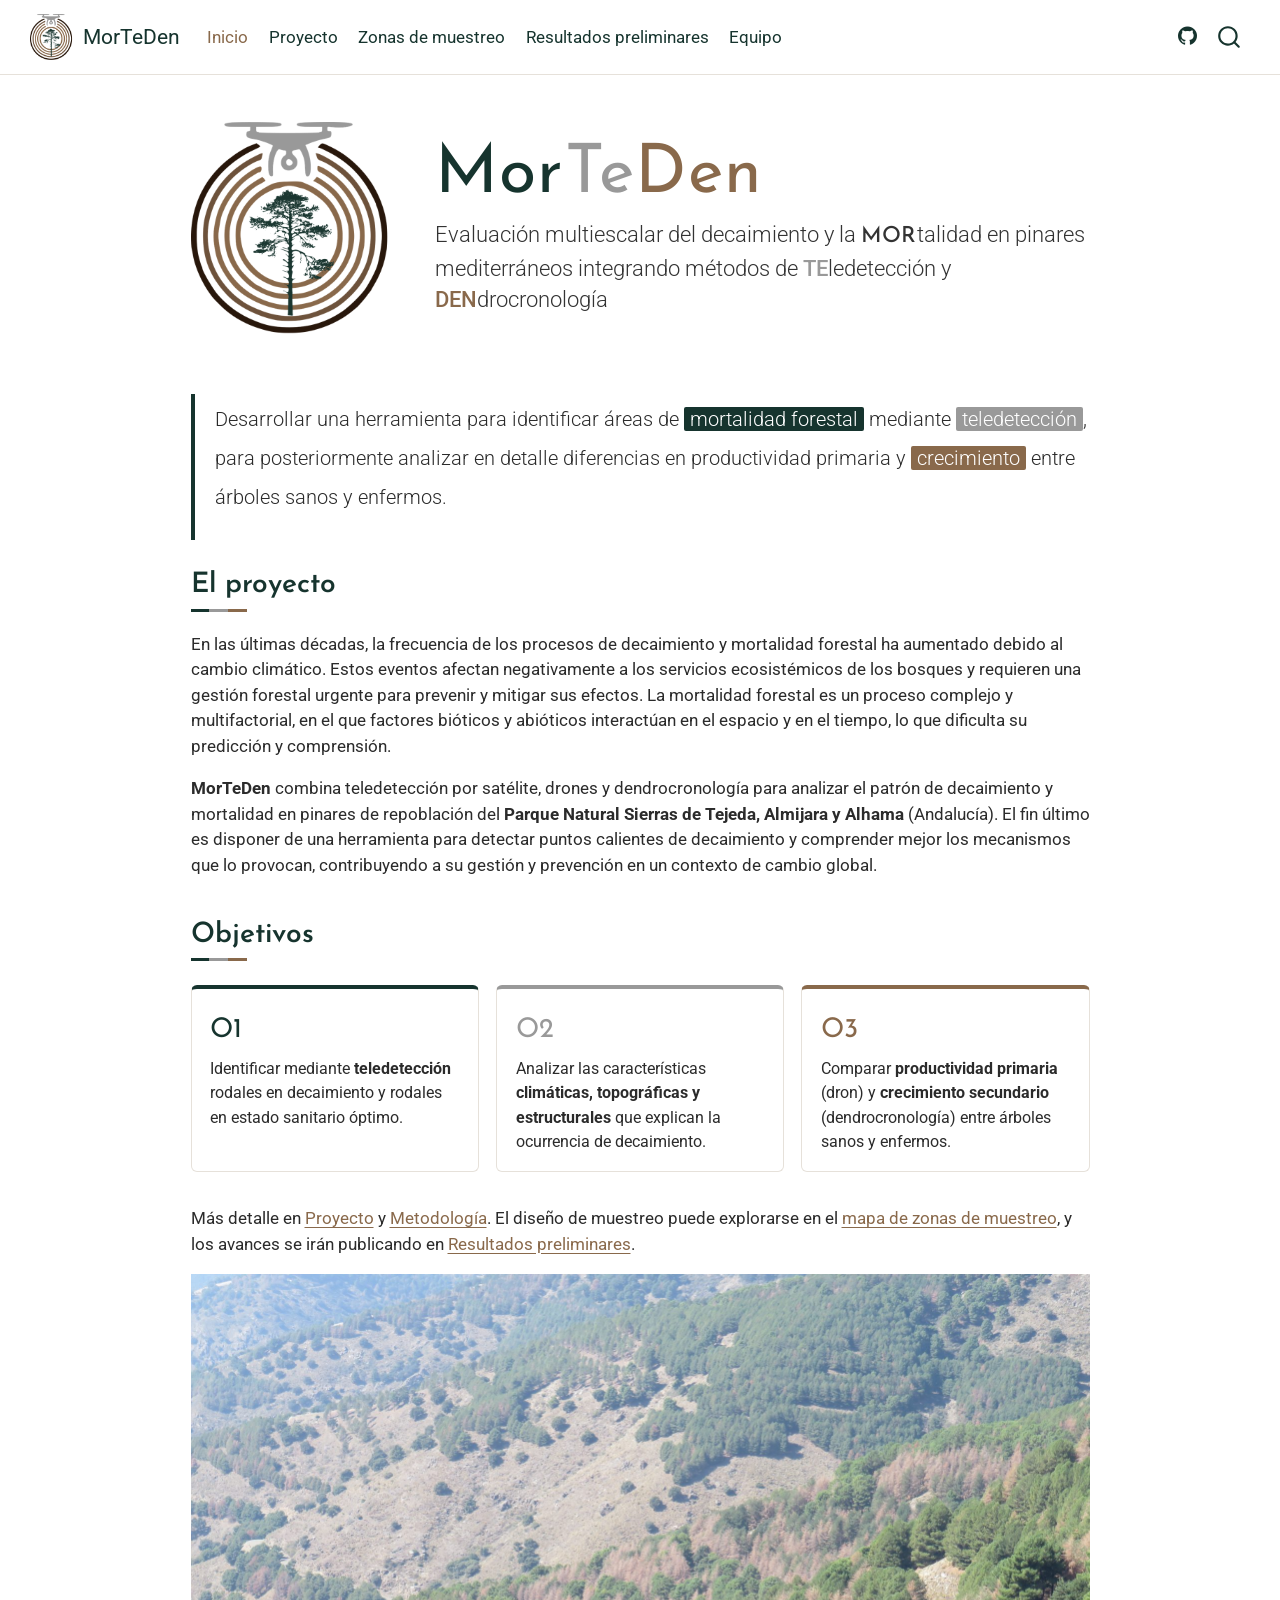
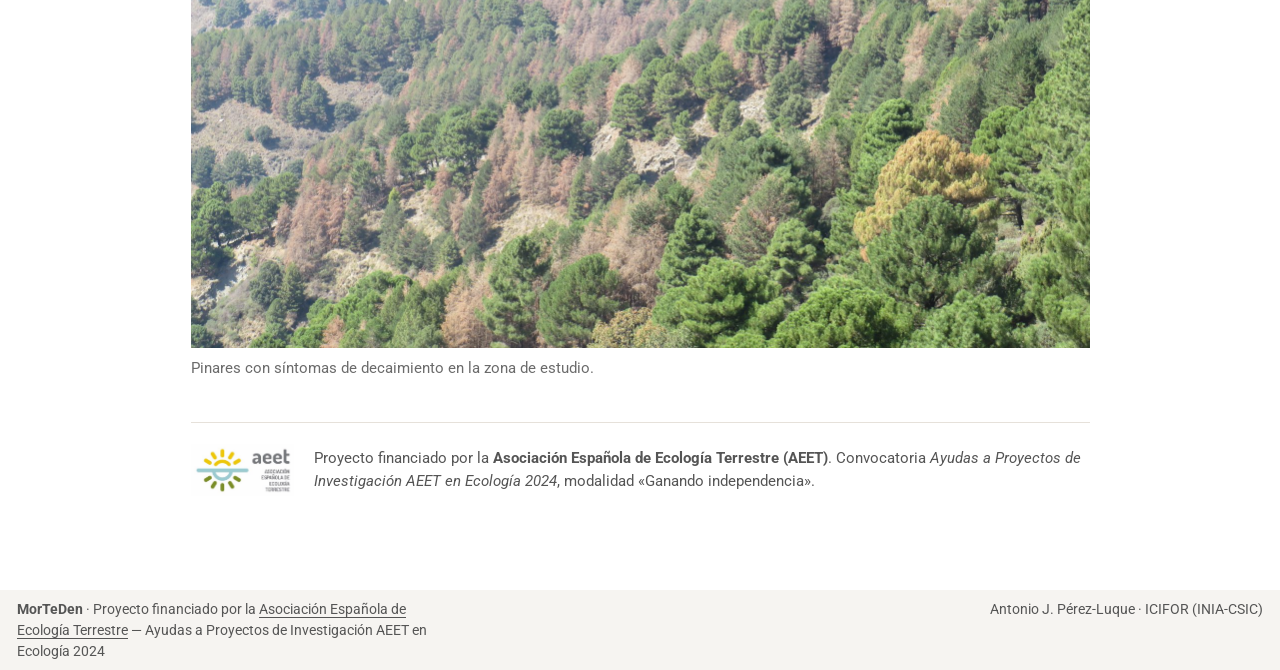
<file: index.html>
<!DOCTYPE html>
<html xmlns="http://www.w3.org/1999/xhtml" lang="es" xml:lang="es"><head>

<meta charset="utf-8">
<meta name="generator" content="quarto-1.9.37">

<meta name="viewport" content="width=device-width, initial-scale=1.0, user-scalable=yes">


<title>MorTeDen</title>
<style>
/* Default styles provided by pandoc.
** See https://pandoc.org/MANUAL.html#variables-for-html for config info.
*/
code{white-space: pre-wrap;}
span.smallcaps{font-variant: small-caps;}
div.columns{display: flex; gap: min(4vw, 1.5em);}
div.column{flex: auto; overflow-x: auto;}
div.hanging-indent{margin-left: 1.5em; text-indent: -1.5em;}
ul.task-list{list-style: none;}
ul.task-list li input[type="checkbox"] {
  width: 0.8em;
  margin: 0 0.8em 0.2em -1em; /* quarto-specific, see https://github.com/quarto-dev/quarto-cli/issues/4556 */ 
  vertical-align: middle;
}
</style>


<script src="site_libs/quarto-nav/quarto-nav.js"></script>
<script src="site_libs/quarto-nav/headroom.min.js"></script>
<script src="site_libs/clipboard/clipboard.min.js"></script>
<script src="site_libs/quarto-search/autocomplete.umd.js"></script>
<script src="site_libs/quarto-search/fuse.min.js"></script>
<script src="site_libs/quarto-search/quarto-search.js"></script>
<meta name="quarto:offset" content="./">
<link href="./images/logo.png" rel="icon" type="image/png">
<script src="site_libs/quarto-html/quarto.js" type="module"></script>
<script src="site_libs/quarto-html/tabsets/tabsets.js" type="module"></script>
<script src="site_libs/quarto-html/popper.min.js"></script>
<script src="site_libs/quarto-html/tippy.umd.min.js"></script>
<script src="site_libs/quarto-html/anchor.min.js"></script>
<link href="site_libs/quarto-html/tippy.css" rel="stylesheet">
<link href="site_libs/quarto-html/quarto-syntax-highlighting-7f8f88aac4f3542376d5c11b86a4c14d.css" rel="stylesheet" id="quarto-text-highlighting-styles">
<script src="site_libs/bootstrap/bootstrap.min.js"></script>
<link href="site_libs/bootstrap/bootstrap-icons.css" rel="stylesheet">
<link href="site_libs/bootstrap/bootstrap-12c1ca5e1e2a0c76d5243aafda082cd1.min.css" rel="stylesheet" append-hash="true" id="quarto-bootstrap" data-mode="light">
<script src="site_libs/quarto-contrib/glightbox/glightbox.min.js"></script>
<link href="site_libs/quarto-contrib/glightbox/glightbox.min.css" rel="stylesheet">
<link href="site_libs/quarto-contrib/glightbox/lightbox.css" rel="stylesheet">
<script id="quarto-search-options" type="application/json">{
  "location": "navbar",
  "copy-button": false,
  "collapse-after": 3,
  "panel-placement": "end",
  "type": "overlay",
  "limit": 50,
  "keyboard-shortcut": [
    "f",
    "/",
    "s"
  ],
  "show-item-context": false,
  "language": {
    "search-no-results-text": "No se han encontrado resultados",
    "search-matching-documents-text": "documentos encontrados",
    "search-copy-link-title": "Copiar el enlace en la búsqueda",
    "search-hide-matches-text": "Ocultar resultados adicionales",
    "search-more-match-text": "resultado adicional en este documento",
    "search-more-matches-text": "resultados adicionales en este documento",
    "search-clear-button-title": "Borrar",
    "search-text-placeholder": "",
    "search-detached-cancel-button-title": "Cancelar",
    "search-submit-button-title": "Enviar",
    "search-label": "Buscar"
  }
}</script>
<style>html{ scroll-behavior: smooth; }</style>


</head>

<body class="nav-fixed fullcontent quarto-light">

<div id="quarto-search-results"></div>
  <header id="quarto-header" class="headroom fixed-top">
    <nav class="navbar navbar-expand-lg " data-bs-theme="dark">
      <div class="navbar-container container-fluid">
      <div class="navbar-brand-container mx-auto">
    <a href="./index.html" class="navbar-brand navbar-brand-logo">
    <img src="./images/logo_circulo.png" alt="" class="navbar-logo light-content">
    <img src="./images/logo_circulo.png" alt="" class="navbar-logo dark-content">
    </a>
    <a class="navbar-brand" href="./index.html">
    <span class="navbar-title">MorTeDen</span>
    </a>
  </div>
            <div id="quarto-search" class="" title="Buscar"></div>
          <button class="navbar-toggler" type="button" data-bs-toggle="collapse" data-bs-target="#navbarCollapse" aria-controls="navbarCollapse" role="menu" aria-expanded="false" aria-label="Navegación de palanca" onclick="if (window.quartoToggleHeadroom) { window.quartoToggleHeadroom(); }">
  <span class="navbar-toggler-icon"></span>
</button>
          <div class="collapse navbar-collapse" id="navbarCollapse">
            <ul class="navbar-nav navbar-nav-scroll me-auto">
  <li class="nav-item">
    <a class="nav-link active" href="./index.html" aria-current="page"> 
<span class="menu-text">Inicio</span></a>
  </li>  
  <li class="nav-item">
    <a class="nav-link" href="./proyecto.html"> 
<span class="menu-text">Proyecto</span></a>
  </li>  
  <li class="nav-item">
    <a class="nav-link" href="./muestreo.html"> 
<span class="menu-text">Zonas de muestreo</span></a>
  </li>  
  <li class="nav-item">
    <a class="nav-link" href="./resultados.html"> 
<span class="menu-text">Resultados preliminares</span></a>
  </li>  
  <li class="nav-item">
    <a class="nav-link" href="./equipo.html"> 
<span class="menu-text">Equipo</span></a>
  </li>  
</ul>
            <ul class="navbar-nav navbar-nav-scroll ms-auto">
  <li class="nav-item compact">
    <a class="nav-link" href="https://github.com/morteden"> <i class="bi bi-github" role="img" aria-label="GitHub">
</i> 
<span class="menu-text"></span></a>
  </li>  
</ul>
          </div> <!-- /navcollapse -->
            <div class="quarto-navbar-tools">
</div>
      </div> <!-- /container-fluid -->
    </nav>
</header>
<!-- content -->
<div id="quarto-content" class="quarto-container page-columns page-rows-contents page-layout-article page-navbar">
<!-- sidebar -->
<!-- margin-sidebar -->
    
<!-- main -->
<main class="content" id="quarto-document-content"><header id="title-block-header" class="quarto-title-block"></header>




<div class="hero">
<p><a href="images/logo_circulo.png" class="lightbox" data-gallery="quarto-lightbox-gallery-1"><img src="images/logo_circulo.png" class="img-fluid" alt="Logotipo de MorTeDen: anillos de crecimiento, un pino y un dron"></a></p>
<div>
<p class="hero-title mtd">
<span class="m">Mor</span><span class="t">Te</span><span class="d">Den</span>
</p>
<p class="hero-sub">
Evaluación multiescalar del decaimiento y la <b class="mtd m">MOR</b>talidad en pinares mediterráneos integrando métodos de <b class="c-tele">TE</b>ledetección y <b class="c-dendro">DEN</b>drocronología
</p>
</div>
</div>
<div class="lead-box">
<p>Desarrollar una herramienta para identificar áreas de <span class="hl-mort">mortalidad forestal</span> mediante <span class="hl-tele">teledetección</span>, para posteriormente analizar en detalle diferencias en productividad primaria y <span class="hl-dendro">crecimiento</span> entre árboles sanos y enfermos.</p>
</div>
<section id="el-proyecto" class="level2">
<h2 class="anchored" data-anchor-id="el-proyecto">El proyecto</h2>
<p>En las últimas décadas, la frecuencia de los procesos de decaimiento y mortalidad forestal ha aumentado debido al cambio climático. Estos eventos afectan negativamente a los servicios ecosistémicos de los bosques y requieren una gestión forestal urgente para prevenir y mitigar sus efectos. La mortalidad forestal es un proceso complejo y multifactorial, en el que factores bióticos y abióticos interactúan en el espacio y en el tiempo, lo que dificulta su predicción y comprensión.</p>
<p><strong>MorTeDen</strong> combina teledetección por satélite, drones y dendrocronología para analizar el patrón de decaimiento y mortalidad en pinares de repoblación del <strong>Parque Natural Sierras de Tejeda, Almijara y Alhama</strong> (Andalucía). El fin último es disponer de una herramienta para detectar puntos calientes de decaimiento y comprender mejor los mecanismos que lo provocan, contribuyendo a su gestión y prevención en un contexto de cambio global.</p>
</section>
<section id="objetivos" class="level2">
<h2 class="anchored" data-anchor-id="objetivos">Objetivos</h2>
<div class="obj-grid">
<div class="obj-card o1">
<p><span class="obj-tag">O1</span></p>
<p>Identificar mediante <strong>teledetección</strong> rodales en decaimiento y rodales en estado sanitario óptimo.</p>
</div>
<div class="obj-card o2">
<p><span class="obj-tag">O2</span></p>
<p>Analizar las características <strong>climáticas, topográficas y estructurales</strong> que explican la ocurrencia de decaimiento.</p>
</div>
<div class="obj-card o3">
<p><span class="obj-tag">O3</span></p>
<p>Comparar <strong>productividad primaria</strong> (dron) y <strong>crecimiento secundario</strong> (dendrocronología) entre árboles sanos y enfermos.</p>
</div>
</div>
<p>Más detalle en <a href="./proyecto.html">Proyecto</a> y <a href="metodologia.qmd">Metodología</a>. El diseño de muestreo puede explorarse en el <a href="./muestreo.html">mapa de zonas de muestreo</a>, y los avances se irán publicando en <a href="./resultados.html">Resultados preliminares</a>.</p>
<div class="quarto-figure quarto-figure-center">
<figure class="figure">
<p><a href="images/decaimiento_paisaje.jpg" class="lightbox" data-gallery="quarto-lightbox-gallery-2" title="Pinares con síntomas de decaimiento en la zona de estudio."><img src="images/decaimiento_paisaje.jpg" class="img-fluid figure-img" alt="Ladera con pinares que muestran copas secas y defoliadas"></a></p>
<figcaption>Pinares con síntomas de decaimiento en la zona de estudio.</figcaption>
</figure>
</div>
<div class="funding">
<p><a href="images/aeet.jpg" class="lightbox" data-gallery="quarto-lightbox-gallery-3"><img src="images/aeet.jpg" class="img-fluid" alt="Logotipo de la Asociación Española de Ecología Terrestre"></a></p>
<p>Proyecto financiado por la <strong>Asociación Española de Ecología Terrestre (AEET)</strong>. Convocatoria <em>Ayudas a Proyectos de Investigación AEET en Ecología 2024</em>, modalidad «Ganando independencia».</p>
</div>


</section>

<a onclick="window.scrollTo(0, 0); return false;" role="button" id="quarto-back-to-top"><i class="bi bi-arrow-up"></i> Volver arriba</a></main> <!-- /main -->
<script id="quarto-html-after-body" type="application/javascript">
  window.document.addEventListener("DOMContentLoaded", function (event) {
    const icon = "";
    const anchorJS = new window.AnchorJS();
    anchorJS.options = {
      placement: 'right',
      icon: icon
    };
    anchorJS.add('.anchored');
    const isCodeAnnotation = (el) => {
      for (const clz of el.classList) {
        if (clz.startsWith('code-annotation-')) {                     
          return true;
        }
      }
      return false;
    }
    const onCopySuccess = function(e) {
      // button target
      const button = e.trigger;
      // don't keep focus
      button.blur();
      // flash "checked"
      button.classList.add('code-copy-button-checked');
      var currentTitle = button.getAttribute("title");
      button.setAttribute("title", "Copiado");
      let tooltip;
      if (window.bootstrap) {
        button.setAttribute("data-bs-toggle", "tooltip");
        button.setAttribute("data-bs-placement", "left");
        button.setAttribute("data-bs-title", "Copiado");
        tooltip = new bootstrap.Tooltip(button, 
          { trigger: "manual", 
            customClass: "code-copy-button-tooltip",
            offset: [0, -8]});
        tooltip.show();    
      }
      setTimeout(function() {
        if (tooltip) {
          tooltip.hide();
          button.removeAttribute("data-bs-title");
          button.removeAttribute("data-bs-toggle");
          button.removeAttribute("data-bs-placement");
        }
        button.setAttribute("title", currentTitle);
        button.classList.remove('code-copy-button-checked');
      }, 1000);
      // clear code selection
      e.clearSelection();
    }
    const getTextToCopy = function(trigger) {
      const outerScaffold = trigger.parentElement.cloneNode(true);
      const codeEl = outerScaffold.querySelector('code');
      for (const childEl of codeEl.children) {
        if (isCodeAnnotation(childEl)) {
          childEl.remove();
        }
      }
      return codeEl.innerText;
    }
    const clipboard = new window.ClipboardJS('.code-copy-button:not([data-in-quarto-modal])', {
      text: getTextToCopy
    });
    clipboard.on('success', onCopySuccess);
    if (window.document.getElementById('quarto-embedded-source-code-modal')) {
      const clipboardModal = new window.ClipboardJS('.code-copy-button[data-in-quarto-modal]', {
        text: getTextToCopy,
        container: window.document.getElementById('quarto-embedded-source-code-modal')
      });
      clipboardModal.on('success', onCopySuccess);
    }
      var localhostRegex = new RegExp(/^(?:http|https):\/\/localhost\:?[0-9]*\//);
      var mailtoRegex = new RegExp(/^mailto:/);
        var filterRegex = new RegExp("https:\/\/morteden\.github\.io\/web\/");
      var isInternal = (href) => {
          return filterRegex.test(href) || localhostRegex.test(href) || mailtoRegex.test(href);
      }
      // Inspect non-navigation links and adorn them if external
     var links = window.document.querySelectorAll('a[href]:not(.nav-link):not(.navbar-brand):not(.toc-action):not(.sidebar-link):not(.sidebar-item-toggle):not(.pagination-link):not(.no-external):not([aria-hidden]):not(.dropdown-item):not(.quarto-navigation-tool):not(.about-link)');
      for (var i=0; i<links.length; i++) {
        const link = links[i];
        if (!isInternal(link.href)) {
          // undo the damage that might have been done by quarto-nav.js in the case of
          // links that we want to consider external
          if (link.dataset.originalHref !== undefined) {
            link.href = link.dataset.originalHref;
          }
            // target, if specified
            link.setAttribute("target", "_blank");
            if (link.getAttribute("rel") === null) {
              link.setAttribute("rel", "noopener");
            }
        }
      }
    function tippyHover(el, contentFn, onTriggerFn, onUntriggerFn) {
      const config = {
        allowHTML: true,
        maxWidth: 500,
        delay: 100,
        arrow: false,
        appendTo: function(el) {
            return el.parentElement;
        },
        interactive: true,
        interactiveBorder: 10,
        theme: 'quarto',
        placement: 'bottom-start',
      };
      if (contentFn) {
        config.content = contentFn;
      }
      if (onTriggerFn) {
        config.onTrigger = onTriggerFn;
      }
      if (onUntriggerFn) {
        config.onUntrigger = onUntriggerFn;
      }
      window.tippy(el, config); 
    }
    const noterefs = window.document.querySelectorAll('a[role="doc-noteref"]');
    for (var i=0; i<noterefs.length; i++) {
      const ref = noterefs[i];
      tippyHover(ref, function() {
        // use id or data attribute instead here
        let href = ref.getAttribute('data-footnote-href') || ref.getAttribute('href');
        try { href = new URL(href).hash; } catch {}
        const id = href.replace(/^#\/?/, "");
        const note = window.document.getElementById(id);
        if (note) {
          return note.innerHTML;
        } else {
          return "";
        }
      });
    }
    const xrefs = window.document.querySelectorAll('a.quarto-xref');
    const processXRef = (id, note) => {
      // Strip column container classes
      const stripColumnClz = (el) => {
        el.classList.remove("page-full", "page-columns");
        if (el.children) {
          for (const child of el.children) {
            stripColumnClz(child);
          }
        }
      }
      stripColumnClz(note)
      if (id === null || id.startsWith('sec-')) {
        // Special case sections, only their first couple elements
        const container = document.createElement("div");
        if (note.children && note.children.length > 2) {
          container.appendChild(note.children[0].cloneNode(true));
          for (let i = 1; i < note.children.length; i++) {
            const child = note.children[i];
            if (child.tagName === "P" && child.innerText === "") {
              continue;
            } else {
              container.appendChild(child.cloneNode(true));
              break;
            }
          }
          if (window.Quarto?.typesetMath) {
            window.Quarto.typesetMath(container);
          }
          return container.innerHTML
        } else {
          if (window.Quarto?.typesetMath) {
            window.Quarto.typesetMath(note);
          }
          return note.innerHTML;
        }
      } else {
        // Remove any anchor links if they are present
        const anchorLink = note.querySelector('a.anchorjs-link');
        if (anchorLink) {
          anchorLink.remove();
        }
        if (window.Quarto?.typesetMath) {
          window.Quarto.typesetMath(note);
        }
        if (note.classList.contains("callout")) {
          return note.outerHTML;
        } else {
          return note.innerHTML;
        }
      }
    }
    for (var i=0; i<xrefs.length; i++) {
      const xref = xrefs[i];
      tippyHover(xref, undefined, function(instance) {
        instance.disable();
        let url = xref.getAttribute('href');
        let hash = undefined; 
        if (url.startsWith('#')) {
          hash = url;
        } else {
          try { hash = new URL(url).hash; } catch {}
        }
        if (hash) {
          const id = hash.replace(/^#\/?/, "");
          const note = window.document.getElementById(id);
          if (note !== null) {
            try {
              const html = processXRef(id, note.cloneNode(true));
              instance.setContent(html);
            } finally {
              instance.enable();
              instance.show();
            }
          } else {
            // See if we can fetch this
            fetch(url.split('#')[0])
            .then(res => res.text())
            .then(html => {
              const parser = new DOMParser();
              const htmlDoc = parser.parseFromString(html, "text/html");
              const note = htmlDoc.getElementById(id);
              if (note !== null) {
                const html = processXRef(id, note);
                instance.setContent(html);
              } 
            }).finally(() => {
              instance.enable();
              instance.show();
            });
          }
        } else {
          // See if we can fetch a full url (with no hash to target)
          // This is a special case and we should probably do some content thinning / targeting
          fetch(url)
          .then(res => res.text())
          .then(html => {
            const parser = new DOMParser();
            const htmlDoc = parser.parseFromString(html, "text/html");
            const note = htmlDoc.querySelector('main.content');
            if (note !== null) {
              // This should only happen for chapter cross references
              // (since there is no id in the URL)
              // remove the first header
              if (note.children.length > 0 && note.children[0].tagName === "HEADER") {
                note.children[0].remove();
              }
              const html = processXRef(null, note);
              instance.setContent(html);
            } 
          }).finally(() => {
            instance.enable();
            instance.show();
          });
        }
      }, function(instance) {
      });
    }
        let selectedAnnoteEl;
        const selectorForAnnotation = ( cell, annotation) => {
          let cellAttr = 'data-code-cell="' + cell + '"';
          let lineAttr = 'data-code-annotation="' +  annotation + '"';
          const selector = 'span[' + cellAttr + '][' + lineAttr + ']';
          return selector;
        }
        const selectCodeLines = (annoteEl) => {
          const doc = window.document;
          const targetCell = annoteEl.getAttribute("data-target-cell");
          const targetAnnotation = annoteEl.getAttribute("data-target-annotation");
          const annoteSpan = window.document.querySelector(selectorForAnnotation(targetCell, targetAnnotation));
          const lines = annoteSpan.getAttribute("data-code-lines").split(",");
          const lineIds = lines.map((line) => {
            return targetCell + "-" + line;
          })
          let top = null;
          let height = null;
          let parent = null;
          if (lineIds.length > 0) {
              //compute the position of the single el (top and bottom and make a div)
              const el = window.document.getElementById(lineIds[0]);
              top = el.offsetTop;
              height = el.offsetHeight;
              parent = el.parentElement.parentElement;
            if (lineIds.length > 1) {
              const lastEl = window.document.getElementById(lineIds[lineIds.length - 1]);
              const bottom = lastEl.offsetTop + lastEl.offsetHeight;
              height = bottom - top;
            }
            if (top !== null && height !== null && parent !== null) {
              // cook up a div (if necessary) and position it 
              let div = window.document.getElementById("code-annotation-line-highlight");
              if (div === null) {
                div = window.document.createElement("div");
                div.setAttribute("id", "code-annotation-line-highlight");
                div.style.position = 'absolute';
                parent.appendChild(div);
              }
              div.style.top = top - 2 + "px";
              div.style.height = height + 4 + "px";
              div.style.left = 0;
              let gutterDiv = window.document.getElementById("code-annotation-line-highlight-gutter");
              if (gutterDiv === null) {
                gutterDiv = window.document.createElement("div");
                gutterDiv.setAttribute("id", "code-annotation-line-highlight-gutter");
                gutterDiv.style.position = 'absolute';
                const codeCell = window.document.getElementById(targetCell);
                const gutter = codeCell.querySelector('.code-annotation-gutter');
                gutter.appendChild(gutterDiv);
              }
              gutterDiv.style.top = top - 2 + "px";
              gutterDiv.style.height = height + 4 + "px";
            }
            selectedAnnoteEl = annoteEl;
          }
        };
        const unselectCodeLines = () => {
          const elementsIds = ["code-annotation-line-highlight", "code-annotation-line-highlight-gutter"];
          elementsIds.forEach((elId) => {
            const div = window.document.getElementById(elId);
            if (div) {
              div.remove();
            }
          });
          selectedAnnoteEl = undefined;
        };
          // Handle positioning of the toggle
      window.addEventListener(
        "resize",
        throttle(() => {
          elRect = undefined;
          if (selectedAnnoteEl) {
            selectCodeLines(selectedAnnoteEl);
          }
        }, 10)
      );
      function throttle(fn, ms) {
      let throttle = false;
      let timer;
        return (...args) => {
          if(!throttle) { // first call gets through
              fn.apply(this, args);
              throttle = true;
          } else { // all the others get throttled
              if(timer) clearTimeout(timer); // cancel #2
              timer = setTimeout(() => {
                fn.apply(this, args);
                timer = throttle = false;
              }, ms);
          }
        };
      }
        // Attach click handler to the DT
        const annoteDls = window.document.querySelectorAll('dt[data-target-cell]');
        for (const annoteDlNode of annoteDls) {
          annoteDlNode.addEventListener('click', (event) => {
            const clickedEl = event.target;
            if (clickedEl !== selectedAnnoteEl) {
              unselectCodeLines();
              const activeEl = window.document.querySelector('dt[data-target-cell].code-annotation-active');
              if (activeEl) {
                activeEl.classList.remove('code-annotation-active');
              }
              selectCodeLines(clickedEl);
              clickedEl.classList.add('code-annotation-active');
            } else {
              // Unselect the line
              unselectCodeLines();
              clickedEl.classList.remove('code-annotation-active');
            }
          });
        }
    const findCites = (el) => {
      const parentEl = el.parentElement;
      if (parentEl) {
        const cites = parentEl.dataset.cites;
        if (cites) {
          return {
            el,
            cites: cites.split(' ')
          };
        } else {
          return findCites(el.parentElement)
        }
      } else {
        return undefined;
      }
    };
    var bibliorefs = window.document.querySelectorAll('a[role="doc-biblioref"]');
    for (var i=0; i<bibliorefs.length; i++) {
      const ref = bibliorefs[i];
      const citeInfo = findCites(ref);
      if (citeInfo) {
        tippyHover(citeInfo.el, function() {
          var popup = window.document.createElement('div');
          citeInfo.cites.forEach(function(cite) {
            var citeDiv = window.document.createElement('div');
            citeDiv.classList.add('hanging-indent');
            citeDiv.classList.add('csl-entry');
            var biblioDiv = window.document.getElementById('ref-' + cite);
            if (biblioDiv) {
              citeDiv.innerHTML = biblioDiv.innerHTML;
            }
            popup.appendChild(citeDiv);
          });
          return popup.innerHTML;
        });
      }
    }
  });
  </script>
</div> <!-- /content -->
<footer class="footer">
  <div class="nav-footer">
    <div class="nav-footer-left">
<p><strong>MorTeDen</strong> · Proyecto financiado por la <a href="https://www.aeet.org">Asociación Española de Ecología Terrestre</a> — Ayudas a Proyectos de Investigación AEET en Ecología 2024</p>
</div>   
    <div class="nav-footer-center">
      &nbsp;
    </div>
    <div class="nav-footer-right">
<p>Antonio J. Pérez-Luque · ICIFOR (INIA-CSIC)</p>
</div>
  </div>
</footer>
<script>var lightboxQuarto = GLightbox({"closeEffect":"zoom","descPosition":"bottom","loop":false,"openEffect":"zoom","selector":".lightbox"});
(function() {
  let previousOnload = window.onload;
  window.onload = () => {
    if (previousOnload) {
      previousOnload();
    }
    lightboxQuarto.on('slide_before_load', (data) => {
      const { slideIndex, slideNode, slideConfig, player, trigger } = data;
      const href = trigger.getAttribute('href');
      if (href !== null) {
        const imgEl = window.document.querySelector(`a[href="${href}"] img`);
        if (imgEl !== null) {
          const srcAttr = imgEl.getAttribute("src");
          if (srcAttr && srcAttr.startsWith("data:")) {
            slideConfig.href = srcAttr;
          }
        }
      } 
    });
  
    lightboxQuarto.on('slide_after_load', (data) => {
      const { slideIndex, slideNode, slideConfig, player, trigger } = data;
      if (window.Quarto?.typesetMath) {
        window.Quarto.typesetMath(slideNode);
      }
    });
  
  };
  
})();
          </script>




<script src="site_libs/quarto-html/zenscroll-min.js"></script>
</body></html>
</file>
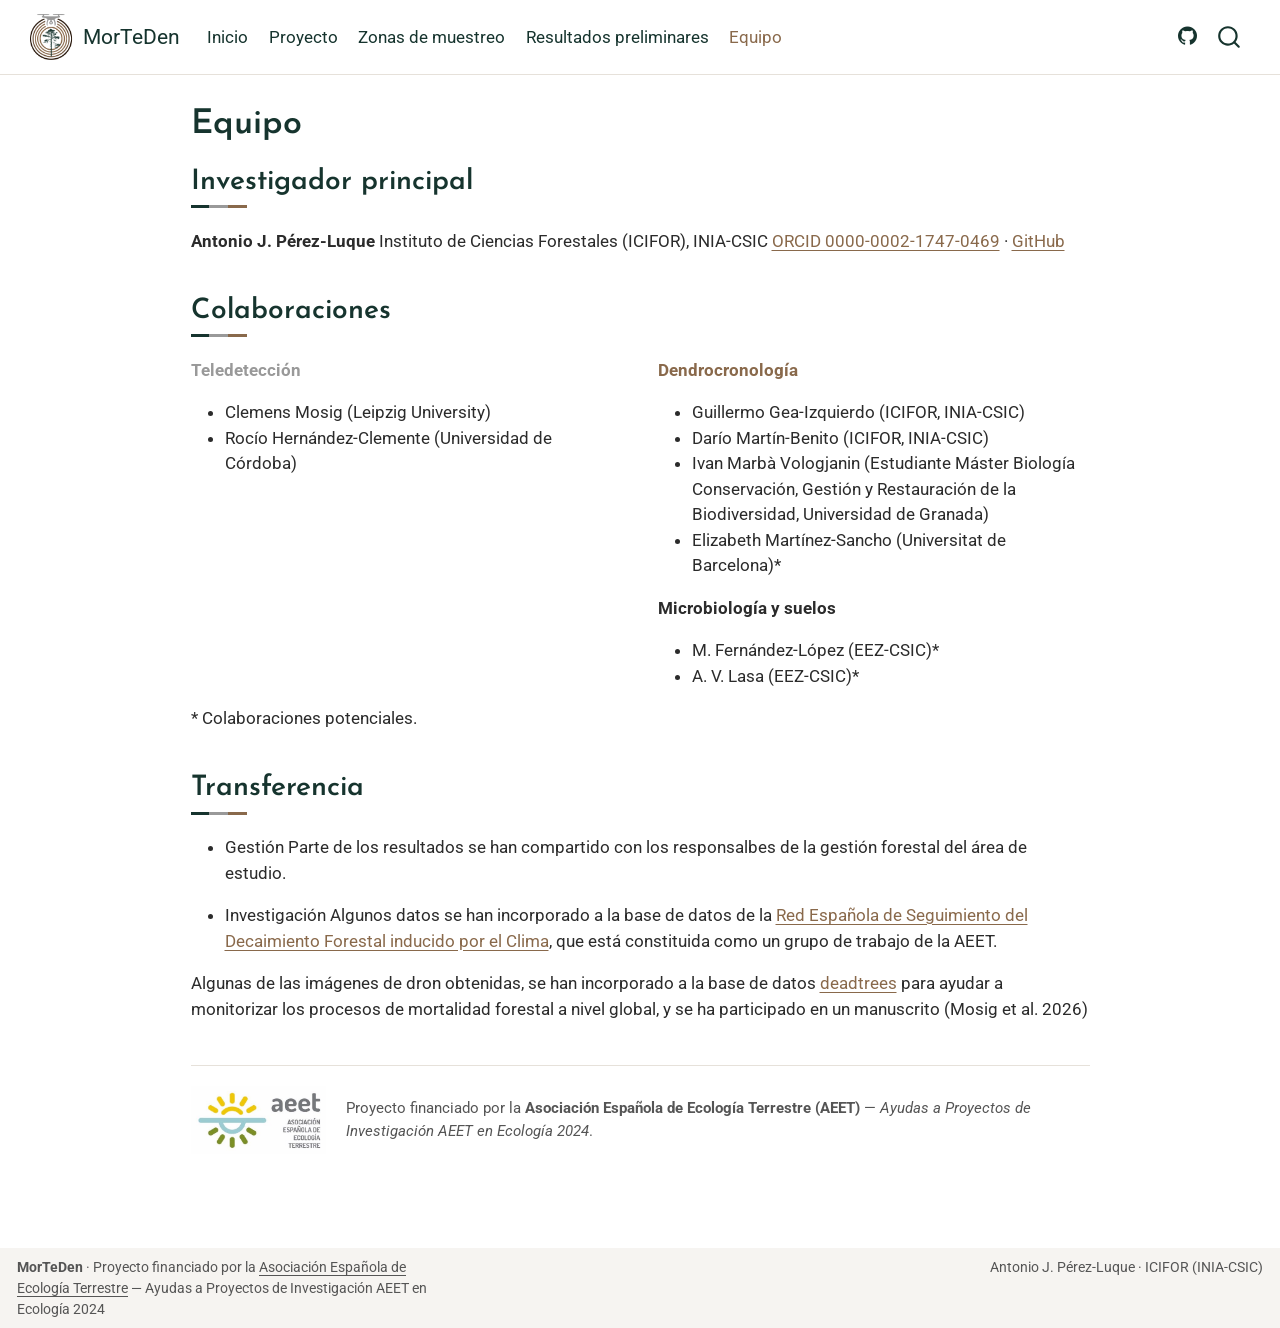
<file: equipo.html>
<!DOCTYPE html>
<html xmlns="http://www.w3.org/1999/xhtml" lang="es" xml:lang="es"><head>

<meta charset="utf-8">
<meta name="generator" content="quarto-1.9.37">

<meta name="viewport" content="width=device-width, initial-scale=1.0, user-scalable=yes">


<title>Equipo – MorTeDen</title>
<style>
/* Default styles provided by pandoc.
** See https://pandoc.org/MANUAL.html#variables-for-html for config info.
*/
code{white-space: pre-wrap;}
span.smallcaps{font-variant: small-caps;}
div.columns{display: flex; gap: min(4vw, 1.5em);}
div.column{flex: auto; overflow-x: auto;}
div.hanging-indent{margin-left: 1.5em; text-indent: -1.5em;}
ul.task-list{list-style: none;}
ul.task-list li input[type="checkbox"] {
  width: 0.8em;
  margin: 0 0.8em 0.2em -1em; /* quarto-specific, see https://github.com/quarto-dev/quarto-cli/issues/4556 */ 
  vertical-align: middle;
}
</style>


<script src="site_libs/quarto-nav/quarto-nav.js"></script>
<script src="site_libs/quarto-nav/headroom.min.js"></script>
<script src="site_libs/clipboard/clipboard.min.js"></script>
<script src="site_libs/quarto-search/autocomplete.umd.js"></script>
<script src="site_libs/quarto-search/fuse.min.js"></script>
<script src="site_libs/quarto-search/quarto-search.js"></script>
<meta name="quarto:offset" content="./">
<link href="./images/logo.png" rel="icon" type="image/png">
<script src="site_libs/quarto-html/quarto.js" type="module"></script>
<script src="site_libs/quarto-html/tabsets/tabsets.js" type="module"></script>
<script src="site_libs/quarto-html/popper.min.js"></script>
<script src="site_libs/quarto-html/tippy.umd.min.js"></script>
<script src="site_libs/quarto-html/anchor.min.js"></script>
<link href="site_libs/quarto-html/tippy.css" rel="stylesheet">
<link href="site_libs/quarto-html/quarto-syntax-highlighting-7f8f88aac4f3542376d5c11b86a4c14d.css" rel="stylesheet" id="quarto-text-highlighting-styles">
<script src="site_libs/bootstrap/bootstrap.min.js"></script>
<link href="site_libs/bootstrap/bootstrap-icons.css" rel="stylesheet">
<link href="site_libs/bootstrap/bootstrap-12c1ca5e1e2a0c76d5243aafda082cd1.min.css" rel="stylesheet" append-hash="true" id="quarto-bootstrap" data-mode="light">
<script src="site_libs/quarto-contrib/glightbox/glightbox.min.js"></script>
<link href="site_libs/quarto-contrib/glightbox/glightbox.min.css" rel="stylesheet">
<link href="site_libs/quarto-contrib/glightbox/lightbox.css" rel="stylesheet">
<script id="quarto-search-options" type="application/json">{
  "location": "navbar",
  "copy-button": false,
  "collapse-after": 3,
  "panel-placement": "end",
  "type": "overlay",
  "limit": 50,
  "keyboard-shortcut": [
    "f",
    "/",
    "s"
  ],
  "show-item-context": false,
  "language": {
    "search-no-results-text": "No se han encontrado resultados",
    "search-matching-documents-text": "documentos encontrados",
    "search-copy-link-title": "Copiar el enlace en la búsqueda",
    "search-hide-matches-text": "Ocultar resultados adicionales",
    "search-more-match-text": "resultado adicional en este documento",
    "search-more-matches-text": "resultados adicionales en este documento",
    "search-clear-button-title": "Borrar",
    "search-text-placeholder": "",
    "search-detached-cancel-button-title": "Cancelar",
    "search-submit-button-title": "Enviar",
    "search-label": "Buscar"
  }
}</script>
<style>html{ scroll-behavior: smooth; }</style>


</head>

<body class="nav-fixed fullcontent quarto-light">

<div id="quarto-search-results"></div>
  <header id="quarto-header" class="headroom fixed-top">
    <nav class="navbar navbar-expand-lg " data-bs-theme="dark">
      <div class="navbar-container container-fluid">
      <div class="navbar-brand-container mx-auto">
    <a href="./index.html" class="navbar-brand navbar-brand-logo">
    <img src="./images/logo_circulo.png" alt="" class="navbar-logo light-content">
    <img src="./images/logo_circulo.png" alt="" class="navbar-logo dark-content">
    </a>
    <a class="navbar-brand" href="./index.html">
    <span class="navbar-title">MorTeDen</span>
    </a>
  </div>
            <div id="quarto-search" class="" title="Buscar"></div>
          <button class="navbar-toggler" type="button" data-bs-toggle="collapse" data-bs-target="#navbarCollapse" aria-controls="navbarCollapse" role="menu" aria-expanded="false" aria-label="Navegación de palanca" onclick="if (window.quartoToggleHeadroom) { window.quartoToggleHeadroom(); }">
  <span class="navbar-toggler-icon"></span>
</button>
          <div class="collapse navbar-collapse" id="navbarCollapse">
            <ul class="navbar-nav navbar-nav-scroll me-auto">
  <li class="nav-item">
    <a class="nav-link" href="./index.html"> 
<span class="menu-text">Inicio</span></a>
  </li>  
  <li class="nav-item">
    <a class="nav-link" href="./proyecto.html"> 
<span class="menu-text">Proyecto</span></a>
  </li>  
  <li class="nav-item">
    <a class="nav-link" href="./muestreo.html"> 
<span class="menu-text">Zonas de muestreo</span></a>
  </li>  
  <li class="nav-item">
    <a class="nav-link" href="./resultados.html"> 
<span class="menu-text">Resultados preliminares</span></a>
  </li>  
  <li class="nav-item">
    <a class="nav-link active" href="./equipo.html" aria-current="page"> 
<span class="menu-text">Equipo</span></a>
  </li>  
</ul>
            <ul class="navbar-nav navbar-nav-scroll ms-auto">
  <li class="nav-item compact">
    <a class="nav-link" href="https://github.com/morteden"> <i class="bi bi-github" role="img" aria-label="GitHub">
</i> 
<span class="menu-text"></span></a>
  </li>  
</ul>
          </div> <!-- /navcollapse -->
            <div class="quarto-navbar-tools">
</div>
      </div> <!-- /container-fluid -->
    </nav>
</header>
<!-- content -->
<div id="quarto-content" class="quarto-container page-columns page-rows-contents page-layout-article page-navbar">
<!-- sidebar -->
<!-- margin-sidebar -->
    
<!-- main -->
<main class="content" id="quarto-document-content">

<header id="title-block-header" class="quarto-title-block default">
<div class="quarto-title">
<h1 class="title">Equipo</h1>
</div>



<div class="quarto-title-meta">

    
  
    
  </div>
  


</header>


<section id="investigador-principal" class="level2">
<h2 class="anchored" data-anchor-id="investigador-principal">Investigador principal</h2>
<p><strong>Antonio J. Pérez-Luque</strong> Instituto de Ciencias Forestales (ICIFOR), INIA-CSIC <a href="https://orcid.org/0000-0002-1747-0469">ORCID 0000-0002-1747-0469</a> · <a href="https://github.com/ajpelu">GitHub</a></p>
</section>
<section id="colaboraciones" class="level2">
<h2 class="anchored" data-anchor-id="colaboraciones">Colaboraciones</h2>
<div class="columns">
<div class="column" style="width:48%;">
<p><strong><span class="c-tele">Teledetección</span></strong></p>
<ul>
<li>Clemens Mosig (Leipzig University)</li>
<li>Rocío Hernández-Clemente (Universidad de Córdoba)</li>
</ul>
</div><div class="column" style="width:4%;">

</div><div class="column" style="width:48%;">
<p><strong><span class="c-dendro">Dendrocronología</span></strong></p>
<ul>
<li>Guillermo Gea-Izquierdo (ICIFOR, INIA-CSIC)</li>
<li>Darío Martín-Benito (ICIFOR, INIA-CSIC)</li>
<li>Ivan Marbà Vologjanin (Estudiante Máster Biología Conservación, Gestión y Restauración de la Biodiversidad, Universidad de Granada)</li>
<li>Elizabeth Martínez-Sancho (Universitat de Barcelona)*</li>
</ul>
<p><strong>Microbiología y suelos</strong></p>
<ul>
<li>M. Fernández-López (EEZ-CSIC)*</li>
<li>A. V. Lasa (EEZ-CSIC)*</li>
</ul>
</div>
</div>
<p>* Colaboraciones potenciales.</p>
</section>
<section id="transferencia" class="level2">
<h2 class="anchored" data-anchor-id="transferencia">Transferencia</h2>
<ul>
<li><p>Gestión Parte de los resultados se han compartido con los responsalbes de la gestión forestal del área de estudio.</p></li>
<li><p>Investigación Algunos datos se han incorporado a la base de datos de la <a href="https://decaimiento.es/">Red Española de Seguimiento del Decaimiento Forestal inducido por el Clima</a>, que está constituida como un grupo de trabajo de la AEET.</p></li>
</ul>
<p>Algunas de las imágenes de dron obtenidas, se han incorporado a la base de datos <a href="https://deadtrees.earth/">deadtrees</a> para ayudar a monitorizar los procesos de mortalidad forestal a nivel global, y se ha participado en un manuscrito (Mosig et al.&nbsp;2026)</p>
<div class="funding">
<p><a href="images/aeet.jpg" class="lightbox" data-gallery="quarto-lightbox-gallery-1"><img src="images/aeet.jpg" class="img-fluid" alt="Logotipo de la Asociación Española de Ecología Terrestre"></a></p>
<p>Proyecto financiado por la <strong>Asociación Española de Ecología Terrestre (AEET)</strong> — <em>Ayudas a Proyectos de Investigación AEET en Ecología 2024</em>.</p>
</div>


</section>

<a onclick="window.scrollTo(0, 0); return false;" role="button" id="quarto-back-to-top"><i class="bi bi-arrow-up"></i> Volver arriba</a></main> <!-- /main -->
<script id="quarto-html-after-body" type="application/javascript">
  window.document.addEventListener("DOMContentLoaded", function (event) {
    const icon = "";
    const anchorJS = new window.AnchorJS();
    anchorJS.options = {
      placement: 'right',
      icon: icon
    };
    anchorJS.add('.anchored');
    const isCodeAnnotation = (el) => {
      for (const clz of el.classList) {
        if (clz.startsWith('code-annotation-')) {                     
          return true;
        }
      }
      return false;
    }
    const onCopySuccess = function(e) {
      // button target
      const button = e.trigger;
      // don't keep focus
      button.blur();
      // flash "checked"
      button.classList.add('code-copy-button-checked');
      var currentTitle = button.getAttribute("title");
      button.setAttribute("title", "Copiado");
      let tooltip;
      if (window.bootstrap) {
        button.setAttribute("data-bs-toggle", "tooltip");
        button.setAttribute("data-bs-placement", "left");
        button.setAttribute("data-bs-title", "Copiado");
        tooltip = new bootstrap.Tooltip(button, 
          { trigger: "manual", 
            customClass: "code-copy-button-tooltip",
            offset: [0, -8]});
        tooltip.show();    
      }
      setTimeout(function() {
        if (tooltip) {
          tooltip.hide();
          button.removeAttribute("data-bs-title");
          button.removeAttribute("data-bs-toggle");
          button.removeAttribute("data-bs-placement");
        }
        button.setAttribute("title", currentTitle);
        button.classList.remove('code-copy-button-checked');
      }, 1000);
      // clear code selection
      e.clearSelection();
    }
    const getTextToCopy = function(trigger) {
      const outerScaffold = trigger.parentElement.cloneNode(true);
      const codeEl = outerScaffold.querySelector('code');
      for (const childEl of codeEl.children) {
        if (isCodeAnnotation(childEl)) {
          childEl.remove();
        }
      }
      return codeEl.innerText;
    }
    const clipboard = new window.ClipboardJS('.code-copy-button:not([data-in-quarto-modal])', {
      text: getTextToCopy
    });
    clipboard.on('success', onCopySuccess);
    if (window.document.getElementById('quarto-embedded-source-code-modal')) {
      const clipboardModal = new window.ClipboardJS('.code-copy-button[data-in-quarto-modal]', {
        text: getTextToCopy,
        container: window.document.getElementById('quarto-embedded-source-code-modal')
      });
      clipboardModal.on('success', onCopySuccess);
    }
      var localhostRegex = new RegExp(/^(?:http|https):\/\/localhost\:?[0-9]*\//);
      var mailtoRegex = new RegExp(/^mailto:/);
        var filterRegex = new RegExp("https:\/\/morteden\.github\.io\/web\/");
      var isInternal = (href) => {
          return filterRegex.test(href) || localhostRegex.test(href) || mailtoRegex.test(href);
      }
      // Inspect non-navigation links and adorn them if external
     var links = window.document.querySelectorAll('a[href]:not(.nav-link):not(.navbar-brand):not(.toc-action):not(.sidebar-link):not(.sidebar-item-toggle):not(.pagination-link):not(.no-external):not([aria-hidden]):not(.dropdown-item):not(.quarto-navigation-tool):not(.about-link)');
      for (var i=0; i<links.length; i++) {
        const link = links[i];
        if (!isInternal(link.href)) {
          // undo the damage that might have been done by quarto-nav.js in the case of
          // links that we want to consider external
          if (link.dataset.originalHref !== undefined) {
            link.href = link.dataset.originalHref;
          }
            // target, if specified
            link.setAttribute("target", "_blank");
            if (link.getAttribute("rel") === null) {
              link.setAttribute("rel", "noopener");
            }
        }
      }
    function tippyHover(el, contentFn, onTriggerFn, onUntriggerFn) {
      const config = {
        allowHTML: true,
        maxWidth: 500,
        delay: 100,
        arrow: false,
        appendTo: function(el) {
            return el.parentElement;
        },
        interactive: true,
        interactiveBorder: 10,
        theme: 'quarto',
        placement: 'bottom-start',
      };
      if (contentFn) {
        config.content = contentFn;
      }
      if (onTriggerFn) {
        config.onTrigger = onTriggerFn;
      }
      if (onUntriggerFn) {
        config.onUntrigger = onUntriggerFn;
      }
      window.tippy(el, config); 
    }
    const noterefs = window.document.querySelectorAll('a[role="doc-noteref"]');
    for (var i=0; i<noterefs.length; i++) {
      const ref = noterefs[i];
      tippyHover(ref, function() {
        // use id or data attribute instead here
        let href = ref.getAttribute('data-footnote-href') || ref.getAttribute('href');
        try { href = new URL(href).hash; } catch {}
        const id = href.replace(/^#\/?/, "");
        const note = window.document.getElementById(id);
        if (note) {
          return note.innerHTML;
        } else {
          return "";
        }
      });
    }
    const xrefs = window.document.querySelectorAll('a.quarto-xref');
    const processXRef = (id, note) => {
      // Strip column container classes
      const stripColumnClz = (el) => {
        el.classList.remove("page-full", "page-columns");
        if (el.children) {
          for (const child of el.children) {
            stripColumnClz(child);
          }
        }
      }
      stripColumnClz(note)
      if (id === null || id.startsWith('sec-')) {
        // Special case sections, only their first couple elements
        const container = document.createElement("div");
        if (note.children && note.children.length > 2) {
          container.appendChild(note.children[0].cloneNode(true));
          for (let i = 1; i < note.children.length; i++) {
            const child = note.children[i];
            if (child.tagName === "P" && child.innerText === "") {
              continue;
            } else {
              container.appendChild(child.cloneNode(true));
              break;
            }
          }
          if (window.Quarto?.typesetMath) {
            window.Quarto.typesetMath(container);
          }
          return container.innerHTML
        } else {
          if (window.Quarto?.typesetMath) {
            window.Quarto.typesetMath(note);
          }
          return note.innerHTML;
        }
      } else {
        // Remove any anchor links if they are present
        const anchorLink = note.querySelector('a.anchorjs-link');
        if (anchorLink) {
          anchorLink.remove();
        }
        if (window.Quarto?.typesetMath) {
          window.Quarto.typesetMath(note);
        }
        if (note.classList.contains("callout")) {
          return note.outerHTML;
        } else {
          return note.innerHTML;
        }
      }
    }
    for (var i=0; i<xrefs.length; i++) {
      const xref = xrefs[i];
      tippyHover(xref, undefined, function(instance) {
        instance.disable();
        let url = xref.getAttribute('href');
        let hash = undefined; 
        if (url.startsWith('#')) {
          hash = url;
        } else {
          try { hash = new URL(url).hash; } catch {}
        }
        if (hash) {
          const id = hash.replace(/^#\/?/, "");
          const note = window.document.getElementById(id);
          if (note !== null) {
            try {
              const html = processXRef(id, note.cloneNode(true));
              instance.setContent(html);
            } finally {
              instance.enable();
              instance.show();
            }
          } else {
            // See if we can fetch this
            fetch(url.split('#')[0])
            .then(res => res.text())
            .then(html => {
              const parser = new DOMParser();
              const htmlDoc = parser.parseFromString(html, "text/html");
              const note = htmlDoc.getElementById(id);
              if (note !== null) {
                const html = processXRef(id, note);
                instance.setContent(html);
              } 
            }).finally(() => {
              instance.enable();
              instance.show();
            });
          }
        } else {
          // See if we can fetch a full url (with no hash to target)
          // This is a special case and we should probably do some content thinning / targeting
          fetch(url)
          .then(res => res.text())
          .then(html => {
            const parser = new DOMParser();
            const htmlDoc = parser.parseFromString(html, "text/html");
            const note = htmlDoc.querySelector('main.content');
            if (note !== null) {
              // This should only happen for chapter cross references
              // (since there is no id in the URL)
              // remove the first header
              if (note.children.length > 0 && note.children[0].tagName === "HEADER") {
                note.children[0].remove();
              }
              const html = processXRef(null, note);
              instance.setContent(html);
            } 
          }).finally(() => {
            instance.enable();
            instance.show();
          });
        }
      }, function(instance) {
      });
    }
        let selectedAnnoteEl;
        const selectorForAnnotation = ( cell, annotation) => {
          let cellAttr = 'data-code-cell="' + cell + '"';
          let lineAttr = 'data-code-annotation="' +  annotation + '"';
          const selector = 'span[' + cellAttr + '][' + lineAttr + ']';
          return selector;
        }
        const selectCodeLines = (annoteEl) => {
          const doc = window.document;
          const targetCell = annoteEl.getAttribute("data-target-cell");
          const targetAnnotation = annoteEl.getAttribute("data-target-annotation");
          const annoteSpan = window.document.querySelector(selectorForAnnotation(targetCell, targetAnnotation));
          const lines = annoteSpan.getAttribute("data-code-lines").split(",");
          const lineIds = lines.map((line) => {
            return targetCell + "-" + line;
          })
          let top = null;
          let height = null;
          let parent = null;
          if (lineIds.length > 0) {
              //compute the position of the single el (top and bottom and make a div)
              const el = window.document.getElementById(lineIds[0]);
              top = el.offsetTop;
              height = el.offsetHeight;
              parent = el.parentElement.parentElement;
            if (lineIds.length > 1) {
              const lastEl = window.document.getElementById(lineIds[lineIds.length - 1]);
              const bottom = lastEl.offsetTop + lastEl.offsetHeight;
              height = bottom - top;
            }
            if (top !== null && height !== null && parent !== null) {
              // cook up a div (if necessary) and position it 
              let div = window.document.getElementById("code-annotation-line-highlight");
              if (div === null) {
                div = window.document.createElement("div");
                div.setAttribute("id", "code-annotation-line-highlight");
                div.style.position = 'absolute';
                parent.appendChild(div);
              }
              div.style.top = top - 2 + "px";
              div.style.height = height + 4 + "px";
              div.style.left = 0;
              let gutterDiv = window.document.getElementById("code-annotation-line-highlight-gutter");
              if (gutterDiv === null) {
                gutterDiv = window.document.createElement("div");
                gutterDiv.setAttribute("id", "code-annotation-line-highlight-gutter");
                gutterDiv.style.position = 'absolute';
                const codeCell = window.document.getElementById(targetCell);
                const gutter = codeCell.querySelector('.code-annotation-gutter');
                gutter.appendChild(gutterDiv);
              }
              gutterDiv.style.top = top - 2 + "px";
              gutterDiv.style.height = height + 4 + "px";
            }
            selectedAnnoteEl = annoteEl;
          }
        };
        const unselectCodeLines = () => {
          const elementsIds = ["code-annotation-line-highlight", "code-annotation-line-highlight-gutter"];
          elementsIds.forEach((elId) => {
            const div = window.document.getElementById(elId);
            if (div) {
              div.remove();
            }
          });
          selectedAnnoteEl = undefined;
        };
          // Handle positioning of the toggle
      window.addEventListener(
        "resize",
        throttle(() => {
          elRect = undefined;
          if (selectedAnnoteEl) {
            selectCodeLines(selectedAnnoteEl);
          }
        }, 10)
      );
      function throttle(fn, ms) {
      let throttle = false;
      let timer;
        return (...args) => {
          if(!throttle) { // first call gets through
              fn.apply(this, args);
              throttle = true;
          } else { // all the others get throttled
              if(timer) clearTimeout(timer); // cancel #2
              timer = setTimeout(() => {
                fn.apply(this, args);
                timer = throttle = false;
              }, ms);
          }
        };
      }
        // Attach click handler to the DT
        const annoteDls = window.document.querySelectorAll('dt[data-target-cell]');
        for (const annoteDlNode of annoteDls) {
          annoteDlNode.addEventListener('click', (event) => {
            const clickedEl = event.target;
            if (clickedEl !== selectedAnnoteEl) {
              unselectCodeLines();
              const activeEl = window.document.querySelector('dt[data-target-cell].code-annotation-active');
              if (activeEl) {
                activeEl.classList.remove('code-annotation-active');
              }
              selectCodeLines(clickedEl);
              clickedEl.classList.add('code-annotation-active');
            } else {
              // Unselect the line
              unselectCodeLines();
              clickedEl.classList.remove('code-annotation-active');
            }
          });
        }
    const findCites = (el) => {
      const parentEl = el.parentElement;
      if (parentEl) {
        const cites = parentEl.dataset.cites;
        if (cites) {
          return {
            el,
            cites: cites.split(' ')
          };
        } else {
          return findCites(el.parentElement)
        }
      } else {
        return undefined;
      }
    };
    var bibliorefs = window.document.querySelectorAll('a[role="doc-biblioref"]');
    for (var i=0; i<bibliorefs.length; i++) {
      const ref = bibliorefs[i];
      const citeInfo = findCites(ref);
      if (citeInfo) {
        tippyHover(citeInfo.el, function() {
          var popup = window.document.createElement('div');
          citeInfo.cites.forEach(function(cite) {
            var citeDiv = window.document.createElement('div');
            citeDiv.classList.add('hanging-indent');
            citeDiv.classList.add('csl-entry');
            var biblioDiv = window.document.getElementById('ref-' + cite);
            if (biblioDiv) {
              citeDiv.innerHTML = biblioDiv.innerHTML;
            }
            popup.appendChild(citeDiv);
          });
          return popup.innerHTML;
        });
      }
    }
  });
  </script>
</div> <!-- /content -->
<footer class="footer">
  <div class="nav-footer">
    <div class="nav-footer-left">
<p><strong>MorTeDen</strong> · Proyecto financiado por la <a href="https://www.aeet.org">Asociación Española de Ecología Terrestre</a> — Ayudas a Proyectos de Investigación AEET en Ecología 2024</p>
</div>   
    <div class="nav-footer-center">
      &nbsp;
    </div>
    <div class="nav-footer-right">
<p>Antonio J. Pérez-Luque · ICIFOR (INIA-CSIC)</p>
</div>
  </div>
</footer>
<script>var lightboxQuarto = GLightbox({"closeEffect":"zoom","descPosition":"bottom","loop":false,"openEffect":"zoom","selector":".lightbox"});
(function() {
  let previousOnload = window.onload;
  window.onload = () => {
    if (previousOnload) {
      previousOnload();
    }
    lightboxQuarto.on('slide_before_load', (data) => {
      const { slideIndex, slideNode, slideConfig, player, trigger } = data;
      const href = trigger.getAttribute('href');
      if (href !== null) {
        const imgEl = window.document.querySelector(`a[href="${href}"] img`);
        if (imgEl !== null) {
          const srcAttr = imgEl.getAttribute("src");
          if (srcAttr && srcAttr.startsWith("data:")) {
            slideConfig.href = srcAttr;
          }
        }
      } 
    });
  
    lightboxQuarto.on('slide_after_load', (data) => {
      const { slideIndex, slideNode, slideConfig, player, trigger } = data;
      if (window.Quarto?.typesetMath) {
        window.Quarto.typesetMath(slideNode);
      }
    });
  
  };
  
})();
          </script>




<script src="site_libs/quarto-html/zenscroll-min.js"></script>
</body></html>
</file>
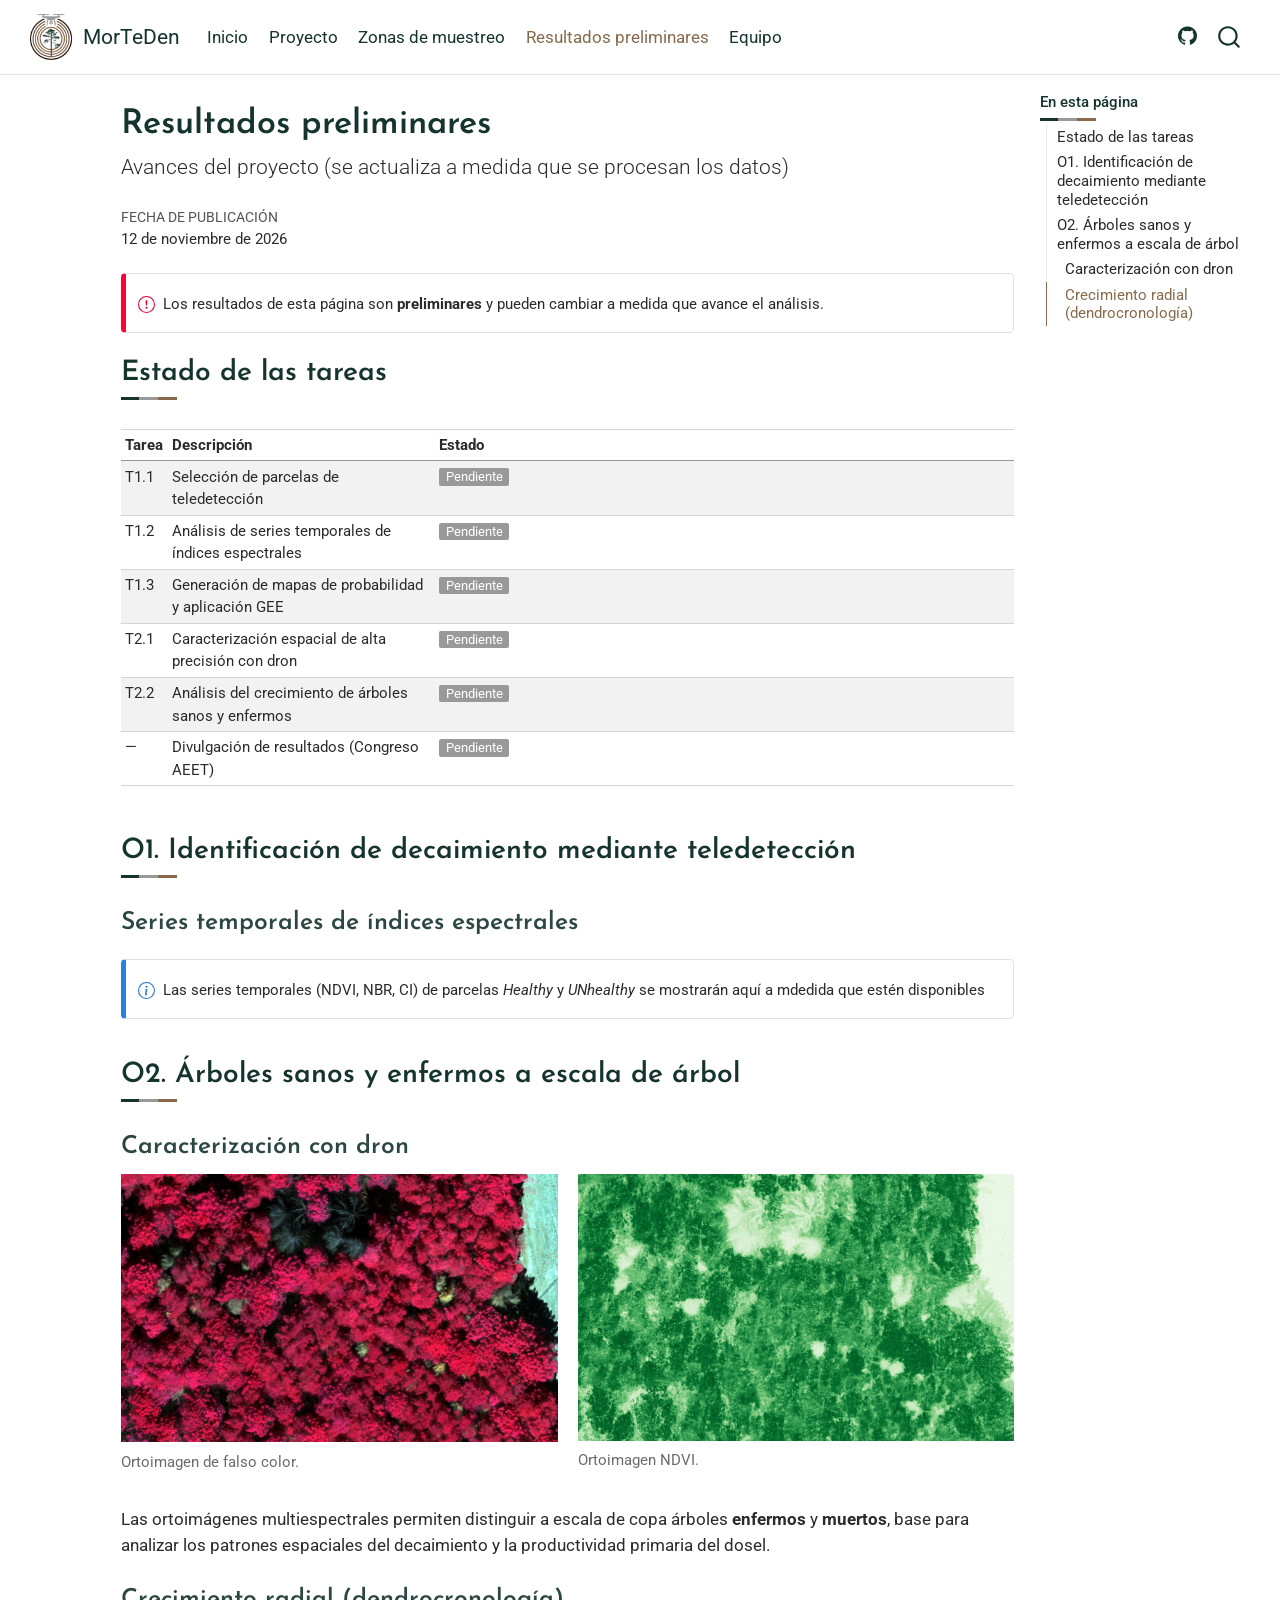
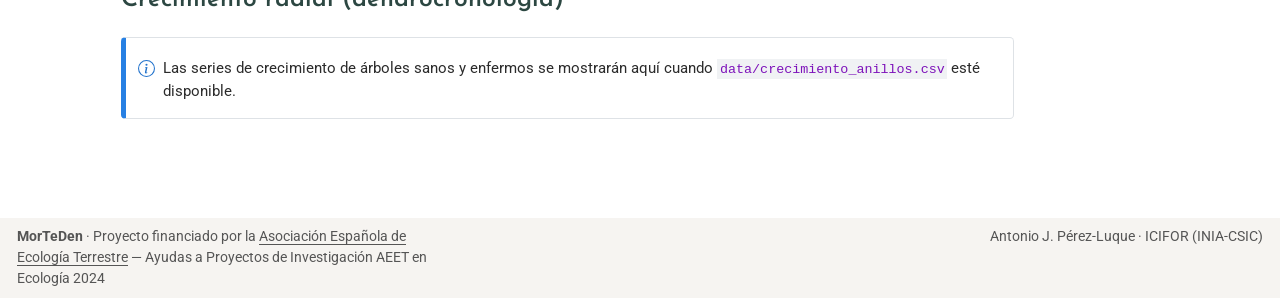
<file: resultados.html>
<!DOCTYPE html>
<html xmlns="http://www.w3.org/1999/xhtml" lang="es" xml:lang="es"><head>

<meta charset="utf-8">
<meta name="generator" content="quarto-1.9.37">

<meta name="viewport" content="width=device-width, initial-scale=1.0, user-scalable=yes">


<title>Resultados preliminares – MorTeDen</title>
<style>
/* Default styles provided by pandoc.
** See https://pandoc.org/MANUAL.html#variables-for-html for config info.
*/
code{white-space: pre-wrap;}
span.smallcaps{font-variant: small-caps;}
div.columns{display: flex; gap: min(4vw, 1.5em);}
div.column{flex: auto; overflow-x: auto;}
div.hanging-indent{margin-left: 1.5em; text-indent: -1.5em;}
ul.task-list{list-style: none;}
ul.task-list li input[type="checkbox"] {
  width: 0.8em;
  margin: 0 0.8em 0.2em -1em; /* quarto-specific, see https://github.com/quarto-dev/quarto-cli/issues/4556 */ 
  vertical-align: middle;
}
</style>


<script src="site_libs/quarto-nav/quarto-nav.js"></script>
<script src="site_libs/quarto-nav/headroom.min.js"></script>
<script src="site_libs/clipboard/clipboard.min.js"></script>
<script src="site_libs/quarto-search/autocomplete.umd.js"></script>
<script src="site_libs/quarto-search/fuse.min.js"></script>
<script src="site_libs/quarto-search/quarto-search.js"></script>
<meta name="quarto:offset" content="./">
<link href="./images/logo.png" rel="icon" type="image/png">
<script src="site_libs/quarto-html/quarto.js" type="module"></script>
<script src="site_libs/quarto-html/tabsets/tabsets.js" type="module"></script>
<script src="site_libs/quarto-html/popper.min.js"></script>
<script src="site_libs/quarto-html/tippy.umd.min.js"></script>
<script src="site_libs/quarto-html/anchor.min.js"></script>
<link href="site_libs/quarto-html/tippy.css" rel="stylesheet">
<link href="site_libs/quarto-html/quarto-syntax-highlighting-7f8f88aac4f3542376d5c11b86a4c14d.css" rel="stylesheet" id="quarto-text-highlighting-styles">
<script src="site_libs/bootstrap/bootstrap.min.js"></script>
<link href="site_libs/bootstrap/bootstrap-icons.css" rel="stylesheet">
<link href="site_libs/bootstrap/bootstrap-12c1ca5e1e2a0c76d5243aafda082cd1.min.css" rel="stylesheet" append-hash="true" id="quarto-bootstrap" data-mode="light">
<script src="site_libs/quarto-contrib/glightbox/glightbox.min.js"></script>
<link href="site_libs/quarto-contrib/glightbox/glightbox.min.css" rel="stylesheet">
<link href="site_libs/quarto-contrib/glightbox/lightbox.css" rel="stylesheet">
<script id="quarto-search-options" type="application/json">{
  "location": "navbar",
  "copy-button": false,
  "collapse-after": 3,
  "panel-placement": "end",
  "type": "overlay",
  "limit": 50,
  "keyboard-shortcut": [
    "f",
    "/",
    "s"
  ],
  "show-item-context": false,
  "language": {
    "search-no-results-text": "No se han encontrado resultados",
    "search-matching-documents-text": "documentos encontrados",
    "search-copy-link-title": "Copiar el enlace en la búsqueda",
    "search-hide-matches-text": "Ocultar resultados adicionales",
    "search-more-match-text": "resultado adicional en este documento",
    "search-more-matches-text": "resultados adicionales en este documento",
    "search-clear-button-title": "Borrar",
    "search-text-placeholder": "",
    "search-detached-cancel-button-title": "Cancelar",
    "search-submit-button-title": "Enviar",
    "search-label": "Buscar"
  }
}</script>
<style>html{ scroll-behavior: smooth; }</style>


</head>

<body class="nav-fixed quarto-light">

<div id="quarto-search-results"></div>
  <header id="quarto-header" class="headroom fixed-top">
    <nav class="navbar navbar-expand-lg " data-bs-theme="dark">
      <div class="navbar-container container-fluid">
      <div class="navbar-brand-container mx-auto">
    <a href="./index.html" class="navbar-brand navbar-brand-logo">
    <img src="./images/logo_circulo.png" alt="" class="navbar-logo light-content">
    <img src="./images/logo_circulo.png" alt="" class="navbar-logo dark-content">
    </a>
    <a class="navbar-brand" href="./index.html">
    <span class="navbar-title">MorTeDen</span>
    </a>
  </div>
            <div id="quarto-search" class="" title="Buscar"></div>
          <button class="navbar-toggler" type="button" data-bs-toggle="collapse" data-bs-target="#navbarCollapse" aria-controls="navbarCollapse" role="menu" aria-expanded="false" aria-label="Navegación de palanca" onclick="if (window.quartoToggleHeadroom) { window.quartoToggleHeadroom(); }">
  <span class="navbar-toggler-icon"></span>
</button>
          <div class="collapse navbar-collapse" id="navbarCollapse">
            <ul class="navbar-nav navbar-nav-scroll me-auto">
  <li class="nav-item">
    <a class="nav-link" href="./index.html"> 
<span class="menu-text">Inicio</span></a>
  </li>  
  <li class="nav-item">
    <a class="nav-link" href="./proyecto.html"> 
<span class="menu-text">Proyecto</span></a>
  </li>  
  <li class="nav-item">
    <a class="nav-link" href="./muestreo.html"> 
<span class="menu-text">Zonas de muestreo</span></a>
  </li>  
  <li class="nav-item">
    <a class="nav-link active" href="./resultados.html" aria-current="page"> 
<span class="menu-text">Resultados preliminares</span></a>
  </li>  
  <li class="nav-item">
    <a class="nav-link" href="./equipo.html"> 
<span class="menu-text">Equipo</span></a>
  </li>  
</ul>
            <ul class="navbar-nav navbar-nav-scroll ms-auto">
  <li class="nav-item compact">
    <a class="nav-link" href="https://github.com/morteden"> <i class="bi bi-github" role="img" aria-label="GitHub">
</i> 
<span class="menu-text"></span></a>
  </li>  
</ul>
          </div> <!-- /navcollapse -->
            <div class="quarto-navbar-tools">
</div>
      </div> <!-- /container-fluid -->
    </nav>
</header>
<!-- content -->
<div id="quarto-content" class="quarto-container page-columns page-rows-contents page-layout-article page-navbar">
<!-- sidebar -->
<!-- margin-sidebar -->
    <div id="quarto-margin-sidebar" class="sidebar margin-sidebar">
        <nav id="TOC" role="doc-toc" class="toc-active">
    <h2 id="toc-title">En esta página</h2>
   
  <ul>
  <li><a href="#estado-de-las-tareas" id="toc-estado-de-las-tareas" class="nav-link active" data-scroll-target="#estado-de-las-tareas">Estado de las tareas</a></li>
  <li><a href="#o1.-identificación-de-decaimiento-mediante-teledetección" id="toc-o1.-identificación-de-decaimiento-mediante-teledetección" class="nav-link" data-scroll-target="#o1.-identificación-de-decaimiento-mediante-teledetección">O1. Identificación de decaimiento mediante teledetección</a>
  <ul class="collapse">
  <li><a href="#series-temporales-de-índices-espectrales" id="toc-series-temporales-de-índices-espectrales" class="nav-link" data-scroll-target="#series-temporales-de-índices-espectrales">Series temporales de índices espectrales</a></li>
  </ul></li>
  <li><a href="#o2.-árboles-sanos-y-enfermos-a-escala-de-árbol" id="toc-o2.-árboles-sanos-y-enfermos-a-escala-de-árbol" class="nav-link" data-scroll-target="#o2.-árboles-sanos-y-enfermos-a-escala-de-árbol">O2. Árboles sanos y enfermos a escala de árbol</a>
  <ul class="collapse">
  <li><a href="#caracterización-con-dron" id="toc-caracterización-con-dron" class="nav-link" data-scroll-target="#caracterización-con-dron">Caracterización con dron</a></li>
  <li><a href="#crecimiento-radial-dendrocronología" id="toc-crecimiento-radial-dendrocronología" class="nav-link" data-scroll-target="#crecimiento-radial-dendrocronología">Crecimiento radial (dendrocronología)</a></li>
  </ul></li>
  </ul>
</nav>
    </div>
<!-- main -->
<main class="content" id="quarto-document-content">

<header id="title-block-header" class="quarto-title-block default">
<div class="quarto-title">
<h1 class="title">Resultados preliminares</h1>
<p class="subtitle lead">Avances del proyecto (se actualiza a medida que se procesan los datos)</p>
</div>



<div class="quarto-title-meta">

    
    <div>
    <div class="quarto-title-meta-heading">Fecha de publicación</div>
    <div class="quarto-title-meta-contents">
      <p class="date">12 de noviembre de 2026</p>
    </div>
  </div>
  
    
  </div>
  


</header>


<div class="callout callout-style-simple callout-important">
<div class="callout-body d-flex">
<div class="callout-icon-container">
<i class="callout-icon"></i>
</div>
<div class="callout-body-container">
<p>Los resultados de esta página son <strong>preliminares</strong> y pueden cambiar a medida que avance el análisis.</p>
</div>
</div>
</div>
<section id="estado-de-las-tareas" class="level2">
<h2 class="anchored" data-anchor-id="estado-de-las-tareas">Estado de las tareas</h2>
<div class="cell">
<div class="cell-output-display">
<table class="caption-top table table-sm table-striped small">
<colgroup>
<col style="width: 3%">
<col style="width: 30%">
<col style="width: 65%">
</colgroup>
<thead>
<tr class="header">
<th style="text-align: left;">Tarea</th>
<th style="text-align: left;">Descripción</th>
<th style="text-align: left;">Estado</th>
</tr>
</thead>
<tbody>
<tr class="odd">
<td style="text-align: left;">T1.1</td>
<td style="text-align: left;">Selección de parcelas de teledetección</td>
<td style="text-align: left;"><span style="background:#999999;color:#fff;padding:.1em .5em;border-radius:2px;font-size:.85em">Pendiente</span></td>
</tr>
<tr class="even">
<td style="text-align: left;">T1.2</td>
<td style="text-align: left;">Análisis de series temporales de índices espectrales</td>
<td style="text-align: left;"><span style="background:#999999;color:#fff;padding:.1em .5em;border-radius:2px;font-size:.85em">Pendiente</span></td>
</tr>
<tr class="odd">
<td style="text-align: left;">T1.3</td>
<td style="text-align: left;">Generación de mapas de probabilidad y aplicación GEE</td>
<td style="text-align: left;"><span style="background:#999999;color:#fff;padding:.1em .5em;border-radius:2px;font-size:.85em">Pendiente</span></td>
</tr>
<tr class="even">
<td style="text-align: left;">T2.1</td>
<td style="text-align: left;">Caracterización espacial de alta precisión con dron</td>
<td style="text-align: left;"><span style="background:#999999;color:#fff;padding:.1em .5em;border-radius:2px;font-size:.85em">Pendiente</span></td>
</tr>
<tr class="odd">
<td style="text-align: left;">T2.2</td>
<td style="text-align: left;">Análisis del crecimiento de árboles sanos y enfermos</td>
<td style="text-align: left;"><span style="background:#999999;color:#fff;padding:.1em .5em;border-radius:2px;font-size:.85em">Pendiente</span></td>
</tr>
<tr class="even">
<td style="text-align: left;">—</td>
<td style="text-align: left;">Divulgación de resultados (Congreso AEET)</td>
<td style="text-align: left;"><span style="background:#999999;color:#fff;padding:.1em .5em;border-radius:2px;font-size:.85em">Pendiente</span></td>
</tr>
</tbody>
</table>
</div>
</div>
</section>
<section id="o1.-identificación-de-decaimiento-mediante-teledetección" class="level2">
<h2 class="anchored" data-anchor-id="o1.-identificación-de-decaimiento-mediante-teledetección">O1. Identificación de decaimiento mediante teledetección</h2>
<section id="series-temporales-de-índices-espectrales" class="level3">
<h3 class="anchored" data-anchor-id="series-temporales-de-índices-espectrales">Series temporales de índices espectrales</h3>
<div class="callout callout-style-simple callout-note">
<div class="callout-body d-flex">
<div class="callout-icon-container">
<i class="callout-icon"></i>
</div>
<div class="callout-body-container">
<p>Las series temporales (NDVI, NBR, CI) de parcelas <em>Healthy</em> y <em>UNhealthy</em> se mostrarán aquí a mdedida que estén disponibles</p>
</div>
</div>
</div>
<!--
### Hacia los mapas de probabilidad de decaimiento

::: {.columns}
::: {.column width="62%"}
![Ejemplo del producto previsto: mapa de probabilidad de decaimiento a partir de umbrales de índices espectrales (p. ej. *Spectral index* < 0.16 ∩ VI~mean~ < 0.2).](images/mapa_probabilidad.jpg){fig-alt="Mapa con probabilidades de decaimiento en tonos verde-azul-amarillo"}
:::

::: {.column width="6%"}
:::

::: {.column width="32%"}
Los umbrales que mejor discriminen entre parcelas sanas y enfermas se combinarán para generar mapas de probabilidad y una **aplicación en Google Earth Engine** para identificar *hotspots* de decaimiento.

![](images/gee.png){width="110px" fig-alt="Icono de Google Earth Engine"}
:::
:::
-->
</section>
</section>
<section id="o2.-árboles-sanos-y-enfermos-a-escala-de-árbol" class="level2">
<h2 class="anchored" data-anchor-id="o2.-árboles-sanos-y-enfermos-a-escala-de-árbol">O2. Árboles sanos y enfermos a escala de árbol</h2>
<section id="caracterización-con-dron" class="level3">
<h3 class="anchored" data-anchor-id="caracterización-con-dron">Caracterización con dron</h3>
<div class="quarto-layout-panel" data-layout-ncol="2">
<div class="quarto-layout-row">
<div class="quarto-layout-cell" style="flex-basis: 50.0%;justify-content: flex-start;">
<div class="quarto-figure quarto-figure-center">
<figure class="figure">
<p><a href="images/dron_falsocolor.jpg" class="lightbox" data-gallery="quarto-lightbox-gallery-1" title="Ortoimagen de falso color."><img src="images/dron_falsocolor.jpg" class="img-fluid figure-img" alt="Ortoimagen de dron en falso color con árboles enfermos y muertos señalados"></a></p>
<figcaption>Ortoimagen de falso color.</figcaption>
</figure>
</div>
</div>
<div class="quarto-layout-cell" style="flex-basis: 50.0%;justify-content: flex-start;">
<div class="quarto-figure quarto-figure-center">
<figure class="figure">
<p><a href="images/dron_ndvi.jpg" class="lightbox" data-gallery="quarto-lightbox-gallery-2" title="Ortoimagen NDVI."><img src="images/dron_ndvi.jpg" class="img-fluid figure-img" alt="Ortoimagen NDVI de dron con árboles enfermos y muertos señalados"></a></p>
<figcaption>Ortoimagen NDVI.</figcaption>
</figure>
</div>
</div>
</div>
</div>
<p>Las ortoimágenes multiespectrales permiten distinguir a escala de copa árboles <strong>enfermos</strong> y <strong>muertos</strong>, base para analizar los patrones espaciales del decaimiento y la productividad primaria del dosel.</p>
</section>
<section id="crecimiento-radial-dendrocronología" class="level3">
<h3 class="anchored" data-anchor-id="crecimiento-radial-dendrocronología">Crecimiento radial (dendrocronología)</h3>
<div class="callout callout-style-simple callout-note">
<div class="callout-body d-flex">
<div class="callout-icon-container">
<i class="callout-icon"></i>
</div>
<div class="callout-body-container">
<p>Las series de crecimiento de árboles sanos y enfermos se mostrarán aquí cuando <code>data/crecimiento_anillos.csv</code> esté disponible.</p>
</div>
</div>
</div>
<!--
## Formato de los datos

Para que esta página se actualice automáticamente basta con añadir los ficheros a la carpeta `data/` y volver a renderizar:

| Fichero | Columnas |
|---|---|
| `estado_tareas.csv` | `tarea`, `descripcion`, `estado` (Completada / En curso / Pendiente) |
| `series_indices.csv` | `id_sitio`, `fecha` (AAAA-MM-DD), `indice` (NDVI, NBR, CI…), `valor` |
| `crecimiento_anillos.csv` | `id_sitio`, `id_arbol`, `year`, `rw` (mm) |

: {tbl-colwidths="[30,70]"}

`id_sitio` debe coincidir con el de [`sitios_muestreo.csv`](muestreo.qmd).
-->


</section>
</section>

<a onclick="window.scrollTo(0, 0); return false;" role="button" id="quarto-back-to-top"><i class="bi bi-arrow-up"></i> Volver arriba</a></main> <!-- /main -->
<script id="quarto-html-after-body" type="application/javascript">
  window.document.addEventListener("DOMContentLoaded", function (event) {
    const icon = "";
    const anchorJS = new window.AnchorJS();
    anchorJS.options = {
      placement: 'right',
      icon: icon
    };
    anchorJS.add('.anchored');
    const isCodeAnnotation = (el) => {
      for (const clz of el.classList) {
        if (clz.startsWith('code-annotation-')) {                     
          return true;
        }
      }
      return false;
    }
    const onCopySuccess = function(e) {
      // button target
      const button = e.trigger;
      // don't keep focus
      button.blur();
      // flash "checked"
      button.classList.add('code-copy-button-checked');
      var currentTitle = button.getAttribute("title");
      button.setAttribute("title", "Copiado");
      let tooltip;
      if (window.bootstrap) {
        button.setAttribute("data-bs-toggle", "tooltip");
        button.setAttribute("data-bs-placement", "left");
        button.setAttribute("data-bs-title", "Copiado");
        tooltip = new bootstrap.Tooltip(button, 
          { trigger: "manual", 
            customClass: "code-copy-button-tooltip",
            offset: [0, -8]});
        tooltip.show();    
      }
      setTimeout(function() {
        if (tooltip) {
          tooltip.hide();
          button.removeAttribute("data-bs-title");
          button.removeAttribute("data-bs-toggle");
          button.removeAttribute("data-bs-placement");
        }
        button.setAttribute("title", currentTitle);
        button.classList.remove('code-copy-button-checked');
      }, 1000);
      // clear code selection
      e.clearSelection();
    }
    const getTextToCopy = function(trigger) {
      const outerScaffold = trigger.parentElement.cloneNode(true);
      const codeEl = outerScaffold.querySelector('code');
      for (const childEl of codeEl.children) {
        if (isCodeAnnotation(childEl)) {
          childEl.remove();
        }
      }
      return codeEl.innerText;
    }
    const clipboard = new window.ClipboardJS('.code-copy-button:not([data-in-quarto-modal])', {
      text: getTextToCopy
    });
    clipboard.on('success', onCopySuccess);
    if (window.document.getElementById('quarto-embedded-source-code-modal')) {
      const clipboardModal = new window.ClipboardJS('.code-copy-button[data-in-quarto-modal]', {
        text: getTextToCopy,
        container: window.document.getElementById('quarto-embedded-source-code-modal')
      });
      clipboardModal.on('success', onCopySuccess);
    }
      var localhostRegex = new RegExp(/^(?:http|https):\/\/localhost\:?[0-9]*\//);
      var mailtoRegex = new RegExp(/^mailto:/);
        var filterRegex = new RegExp("https:\/\/morteden\.github\.io\/web\/");
      var isInternal = (href) => {
          return filterRegex.test(href) || localhostRegex.test(href) || mailtoRegex.test(href);
      }
      // Inspect non-navigation links and adorn them if external
     var links = window.document.querySelectorAll('a[href]:not(.nav-link):not(.navbar-brand):not(.toc-action):not(.sidebar-link):not(.sidebar-item-toggle):not(.pagination-link):not(.no-external):not([aria-hidden]):not(.dropdown-item):not(.quarto-navigation-tool):not(.about-link)');
      for (var i=0; i<links.length; i++) {
        const link = links[i];
        if (!isInternal(link.href)) {
          // undo the damage that might have been done by quarto-nav.js in the case of
          // links that we want to consider external
          if (link.dataset.originalHref !== undefined) {
            link.href = link.dataset.originalHref;
          }
            // target, if specified
            link.setAttribute("target", "_blank");
            if (link.getAttribute("rel") === null) {
              link.setAttribute("rel", "noopener");
            }
        }
      }
    function tippyHover(el, contentFn, onTriggerFn, onUntriggerFn) {
      const config = {
        allowHTML: true,
        maxWidth: 500,
        delay: 100,
        arrow: false,
        appendTo: function(el) {
            return el.parentElement;
        },
        interactive: true,
        interactiveBorder: 10,
        theme: 'quarto',
        placement: 'bottom-start',
      };
      if (contentFn) {
        config.content = contentFn;
      }
      if (onTriggerFn) {
        config.onTrigger = onTriggerFn;
      }
      if (onUntriggerFn) {
        config.onUntrigger = onUntriggerFn;
      }
      window.tippy(el, config); 
    }
    const noterefs = window.document.querySelectorAll('a[role="doc-noteref"]');
    for (var i=0; i<noterefs.length; i++) {
      const ref = noterefs[i];
      tippyHover(ref, function() {
        // use id or data attribute instead here
        let href = ref.getAttribute('data-footnote-href') || ref.getAttribute('href');
        try { href = new URL(href).hash; } catch {}
        const id = href.replace(/^#\/?/, "");
        const note = window.document.getElementById(id);
        if (note) {
          return note.innerHTML;
        } else {
          return "";
        }
      });
    }
    const xrefs = window.document.querySelectorAll('a.quarto-xref');
    const processXRef = (id, note) => {
      // Strip column container classes
      const stripColumnClz = (el) => {
        el.classList.remove("page-full", "page-columns");
        if (el.children) {
          for (const child of el.children) {
            stripColumnClz(child);
          }
        }
      }
      stripColumnClz(note)
      if (id === null || id.startsWith('sec-')) {
        // Special case sections, only their first couple elements
        const container = document.createElement("div");
        if (note.children && note.children.length > 2) {
          container.appendChild(note.children[0].cloneNode(true));
          for (let i = 1; i < note.children.length; i++) {
            const child = note.children[i];
            if (child.tagName === "P" && child.innerText === "") {
              continue;
            } else {
              container.appendChild(child.cloneNode(true));
              break;
            }
          }
          if (window.Quarto?.typesetMath) {
            window.Quarto.typesetMath(container);
          }
          return container.innerHTML
        } else {
          if (window.Quarto?.typesetMath) {
            window.Quarto.typesetMath(note);
          }
          return note.innerHTML;
        }
      } else {
        // Remove any anchor links if they are present
        const anchorLink = note.querySelector('a.anchorjs-link');
        if (anchorLink) {
          anchorLink.remove();
        }
        if (window.Quarto?.typesetMath) {
          window.Quarto.typesetMath(note);
        }
        if (note.classList.contains("callout")) {
          return note.outerHTML;
        } else {
          return note.innerHTML;
        }
      }
    }
    for (var i=0; i<xrefs.length; i++) {
      const xref = xrefs[i];
      tippyHover(xref, undefined, function(instance) {
        instance.disable();
        let url = xref.getAttribute('href');
        let hash = undefined; 
        if (url.startsWith('#')) {
          hash = url;
        } else {
          try { hash = new URL(url).hash; } catch {}
        }
        if (hash) {
          const id = hash.replace(/^#\/?/, "");
          const note = window.document.getElementById(id);
          if (note !== null) {
            try {
              const html = processXRef(id, note.cloneNode(true));
              instance.setContent(html);
            } finally {
              instance.enable();
              instance.show();
            }
          } else {
            // See if we can fetch this
            fetch(url.split('#')[0])
            .then(res => res.text())
            .then(html => {
              const parser = new DOMParser();
              const htmlDoc = parser.parseFromString(html, "text/html");
              const note = htmlDoc.getElementById(id);
              if (note !== null) {
                const html = processXRef(id, note);
                instance.setContent(html);
              } 
            }).finally(() => {
              instance.enable();
              instance.show();
            });
          }
        } else {
          // See if we can fetch a full url (with no hash to target)
          // This is a special case and we should probably do some content thinning / targeting
          fetch(url)
          .then(res => res.text())
          .then(html => {
            const parser = new DOMParser();
            const htmlDoc = parser.parseFromString(html, "text/html");
            const note = htmlDoc.querySelector('main.content');
            if (note !== null) {
              // This should only happen for chapter cross references
              // (since there is no id in the URL)
              // remove the first header
              if (note.children.length > 0 && note.children[0].tagName === "HEADER") {
                note.children[0].remove();
              }
              const html = processXRef(null, note);
              instance.setContent(html);
            } 
          }).finally(() => {
            instance.enable();
            instance.show();
          });
        }
      }, function(instance) {
      });
    }
        let selectedAnnoteEl;
        const selectorForAnnotation = ( cell, annotation) => {
          let cellAttr = 'data-code-cell="' + cell + '"';
          let lineAttr = 'data-code-annotation="' +  annotation + '"';
          const selector = 'span[' + cellAttr + '][' + lineAttr + ']';
          return selector;
        }
        const selectCodeLines = (annoteEl) => {
          const doc = window.document;
          const targetCell = annoteEl.getAttribute("data-target-cell");
          const targetAnnotation = annoteEl.getAttribute("data-target-annotation");
          const annoteSpan = window.document.querySelector(selectorForAnnotation(targetCell, targetAnnotation));
          const lines = annoteSpan.getAttribute("data-code-lines").split(",");
          const lineIds = lines.map((line) => {
            return targetCell + "-" + line;
          })
          let top = null;
          let height = null;
          let parent = null;
          if (lineIds.length > 0) {
              //compute the position of the single el (top and bottom and make a div)
              const el = window.document.getElementById(lineIds[0]);
              top = el.offsetTop;
              height = el.offsetHeight;
              parent = el.parentElement.parentElement;
            if (lineIds.length > 1) {
              const lastEl = window.document.getElementById(lineIds[lineIds.length - 1]);
              const bottom = lastEl.offsetTop + lastEl.offsetHeight;
              height = bottom - top;
            }
            if (top !== null && height !== null && parent !== null) {
              // cook up a div (if necessary) and position it 
              let div = window.document.getElementById("code-annotation-line-highlight");
              if (div === null) {
                div = window.document.createElement("div");
                div.setAttribute("id", "code-annotation-line-highlight");
                div.style.position = 'absolute';
                parent.appendChild(div);
              }
              div.style.top = top - 2 + "px";
              div.style.height = height + 4 + "px";
              div.style.left = 0;
              let gutterDiv = window.document.getElementById("code-annotation-line-highlight-gutter");
              if (gutterDiv === null) {
                gutterDiv = window.document.createElement("div");
                gutterDiv.setAttribute("id", "code-annotation-line-highlight-gutter");
                gutterDiv.style.position = 'absolute';
                const codeCell = window.document.getElementById(targetCell);
                const gutter = codeCell.querySelector('.code-annotation-gutter');
                gutter.appendChild(gutterDiv);
              }
              gutterDiv.style.top = top - 2 + "px";
              gutterDiv.style.height = height + 4 + "px";
            }
            selectedAnnoteEl = annoteEl;
          }
        };
        const unselectCodeLines = () => {
          const elementsIds = ["code-annotation-line-highlight", "code-annotation-line-highlight-gutter"];
          elementsIds.forEach((elId) => {
            const div = window.document.getElementById(elId);
            if (div) {
              div.remove();
            }
          });
          selectedAnnoteEl = undefined;
        };
          // Handle positioning of the toggle
      window.addEventListener(
        "resize",
        throttle(() => {
          elRect = undefined;
          if (selectedAnnoteEl) {
            selectCodeLines(selectedAnnoteEl);
          }
        }, 10)
      );
      function throttle(fn, ms) {
      let throttle = false;
      let timer;
        return (...args) => {
          if(!throttle) { // first call gets through
              fn.apply(this, args);
              throttle = true;
          } else { // all the others get throttled
              if(timer) clearTimeout(timer); // cancel #2
              timer = setTimeout(() => {
                fn.apply(this, args);
                timer = throttle = false;
              }, ms);
          }
        };
      }
        // Attach click handler to the DT
        const annoteDls = window.document.querySelectorAll('dt[data-target-cell]');
        for (const annoteDlNode of annoteDls) {
          annoteDlNode.addEventListener('click', (event) => {
            const clickedEl = event.target;
            if (clickedEl !== selectedAnnoteEl) {
              unselectCodeLines();
              const activeEl = window.document.querySelector('dt[data-target-cell].code-annotation-active');
              if (activeEl) {
                activeEl.classList.remove('code-annotation-active');
              }
              selectCodeLines(clickedEl);
              clickedEl.classList.add('code-annotation-active');
            } else {
              // Unselect the line
              unselectCodeLines();
              clickedEl.classList.remove('code-annotation-active');
            }
          });
        }
    const findCites = (el) => {
      const parentEl = el.parentElement;
      if (parentEl) {
        const cites = parentEl.dataset.cites;
        if (cites) {
          return {
            el,
            cites: cites.split(' ')
          };
        } else {
          return findCites(el.parentElement)
        }
      } else {
        return undefined;
      }
    };
    var bibliorefs = window.document.querySelectorAll('a[role="doc-biblioref"]');
    for (var i=0; i<bibliorefs.length; i++) {
      const ref = bibliorefs[i];
      const citeInfo = findCites(ref);
      if (citeInfo) {
        tippyHover(citeInfo.el, function() {
          var popup = window.document.createElement('div');
          citeInfo.cites.forEach(function(cite) {
            var citeDiv = window.document.createElement('div');
            citeDiv.classList.add('hanging-indent');
            citeDiv.classList.add('csl-entry');
            var biblioDiv = window.document.getElementById('ref-' + cite);
            if (biblioDiv) {
              citeDiv.innerHTML = biblioDiv.innerHTML;
            }
            popup.appendChild(citeDiv);
          });
          return popup.innerHTML;
        });
      }
    }
  });
  </script>
</div> <!-- /content -->
<footer class="footer">
  <div class="nav-footer">
    <div class="nav-footer-left">
<p><strong>MorTeDen</strong> · Proyecto financiado por la <a href="https://www.aeet.org">Asociación Española de Ecología Terrestre</a> — Ayudas a Proyectos de Investigación AEET en Ecología 2024</p>
</div>   
    <div class="nav-footer-center">
      &nbsp;
    </div>
    <div class="nav-footer-right">
<p>Antonio J. Pérez-Luque · ICIFOR (INIA-CSIC)</p>
</div>
  </div>
</footer>
<script>var lightboxQuarto = GLightbox({"closeEffect":"zoom","descPosition":"bottom","loop":false,"openEffect":"zoom","selector":".lightbox"});
(function() {
  let previousOnload = window.onload;
  window.onload = () => {
    if (previousOnload) {
      previousOnload();
    }
    lightboxQuarto.on('slide_before_load', (data) => {
      const { slideIndex, slideNode, slideConfig, player, trigger } = data;
      const href = trigger.getAttribute('href');
      if (href !== null) {
        const imgEl = window.document.querySelector(`a[href="${href}"] img`);
        if (imgEl !== null) {
          const srcAttr = imgEl.getAttribute("src");
          if (srcAttr && srcAttr.startsWith("data:")) {
            slideConfig.href = srcAttr;
          }
        }
      } 
    });
  
    lightboxQuarto.on('slide_after_load', (data) => {
      const { slideIndex, slideNode, slideConfig, player, trigger } = data;
      if (window.Quarto?.typesetMath) {
        window.Quarto.typesetMath(slideNode);
      }
    });
  
  };
  
})();
          </script>




<script src="site_libs/quarto-html/zenscroll-min.js"></script>
</body></html>
</file>
<file: site_libs/quarto-html/tippy.css>
.tippy-box[data-animation=fade][data-state=hidden]{opacity:0}[data-tippy-root]{max-width:calc(100vw - 10px)}.tippy-box{position:relative;background-color:#333;color:#fff;border-radius:4px;font-size:14px;line-height:1.4;white-space:normal;outline:0;transition-property:transform,visibility,opacity}.tippy-box[data-placement^=top]>.tippy-arrow{bottom:0}.tippy-box[data-placement^=top]>.tippy-arrow:before{bottom:-7px;left:0;border-width:8px 8px 0;border-top-color:initial;transform-origin:center top}.tippy-box[data-placement^=bottom]>.tippy-arrow{top:0}.tippy-box[data-placement^=bottom]>.tippy-arrow:before{top:-7px;left:0;border-width:0 8px 8px;border-bottom-color:initial;transform-origin:center bottom}.tippy-box[data-placement^=left]>.tippy-arrow{right:0}.tippy-box[data-placement^=left]>.tippy-arrow:before{border-width:8px 0 8px 8px;border-left-color:initial;right:-7px;transform-origin:center left}.tippy-box[data-placement^=right]>.tippy-arrow{left:0}.tippy-box[data-placement^=right]>.tippy-arrow:before{left:-7px;border-width:8px 8px 8px 0;border-right-color:initial;transform-origin:center right}.tippy-box[data-inertia][data-state=visible]{transition-timing-function:cubic-bezier(.54,1.5,.38,1.11)}.tippy-arrow{width:16px;height:16px;color:#333}.tippy-arrow:before{content:"";position:absolute;border-color:transparent;border-style:solid}.tippy-content{position:relative;padding:5px 9px;z-index:1}
</file>
<file: site_libs/quarto-html/quarto-syntax-highlighting-7f8f88aac4f3542376d5c11b86a4c14d.css>
/* quarto syntax highlight colors */
:root {
  --quarto-hl-ot-color: #003B4F;
  --quarto-hl-at-color: #657422;
  --quarto-hl-ss-color: #20794D;
  --quarto-hl-an-color: #5E5E5E;
  --quarto-hl-fu-color: #4758AB;
  --quarto-hl-st-color: #20794D;
  --quarto-hl-cf-color: #003B4F;
  --quarto-hl-op-color: #5E5E5E;
  --quarto-hl-er-color: #AD0000;
  --quarto-hl-bn-color: #AD0000;
  --quarto-hl-al-color: #AD0000;
  --quarto-hl-va-color: #111111;
  --quarto-hl-bu-color: inherit;
  --quarto-hl-ex-color: inherit;
  --quarto-hl-pp-color: #AD0000;
  --quarto-hl-in-color: #5E5E5E;
  --quarto-hl-vs-color: #20794D;
  --quarto-hl-wa-color: #5E5E5E;
  --quarto-hl-do-color: #5E5E5E;
  --quarto-hl-im-color: #00769E;
  --quarto-hl-ch-color: #20794D;
  --quarto-hl-dt-color: #AD0000;
  --quarto-hl-fl-color: #AD0000;
  --quarto-hl-co-color: #5E5E5E;
  --quarto-hl-cv-color: #5E5E5E;
  --quarto-hl-cn-color: #8f5902;
  --quarto-hl-sc-color: #5E5E5E;
  --quarto-hl-dv-color: #AD0000;
  --quarto-hl-kw-color: #003B4F;
}

/* other quarto variables */
:root {
  --quarto-font-monospace: SFMono-Regular, Menlo, Monaco, Consolas, "Liberation Mono", "Courier New", monospace;
}

/* syntax highlight based on Pandoc's rules */
pre > code.sourceCode > span {
  color: #003B4F;
}

code.sourceCode > span {
  color: #003B4F;
}

div.sourceCode,
div.sourceCode pre.sourceCode {
  color: #003B4F;
}

/* Normal */
code span {
  color: #003B4F;
}

/* Alert */
code span.al {
  color: #AD0000;
  font-style: inherit;
}

/* Annotation */
code span.an {
  color: #5E5E5E;
  font-style: inherit;
}

/* Attribute */
code span.at {
  color: #657422;
  font-style: inherit;
}

/* BaseN */
code span.bn {
  color: #AD0000;
  font-style: inherit;
}

/* BuiltIn */
code span.bu {
  font-style: inherit;
}

/* ControlFlow */
code span.cf {
  color: #003B4F;
  font-weight: bold;
  font-style: inherit;
}

/* Char */
code span.ch {
  color: #20794D;
  font-style: inherit;
}

/* Constant */
code span.cn {
  color: #8f5902;
  font-style: inherit;
}

/* Comment */
code span.co {
  color: #5E5E5E;
  font-style: inherit;
}

/* CommentVar */
code span.cv {
  color: #5E5E5E;
  font-style: italic;
}

/* Documentation */
code span.do {
  color: #5E5E5E;
  font-style: italic;
}

/* DataType */
code span.dt {
  color: #AD0000;
  font-style: inherit;
}

/* DecVal */
code span.dv {
  color: #AD0000;
  font-style: inherit;
}

/* Error */
code span.er {
  color: #AD0000;
  font-style: inherit;
}

/* Extension */
code span.ex {
  font-style: inherit;
}

/* Float */
code span.fl {
  color: #AD0000;
  font-style: inherit;
}

/* Function */
code span.fu {
  color: #4758AB;
  font-style: inherit;
}

/* Import */
code span.im {
  color: #00769E;
  font-style: inherit;
}

/* Information */
code span.in {
  color: #5E5E5E;
  font-style: inherit;
}

/* Keyword */
code span.kw {
  color: #003B4F;
  font-weight: bold;
  font-style: inherit;
}

/* Operator */
code span.op {
  color: #5E5E5E;
  font-style: inherit;
}

/* Other */
code span.ot {
  color: #003B4F;
  font-style: inherit;
}

/* Preprocessor */
code span.pp {
  color: #AD0000;
  font-style: inherit;
}

/* SpecialChar */
code span.sc {
  color: #5E5E5E;
  font-style: inherit;
}

/* SpecialString */
code span.ss {
  color: #20794D;
  font-style: inherit;
}

/* String */
code span.st {
  color: #20794D;
  font-style: inherit;
}

/* Variable */
code span.va {
  color: #111111;
  font-style: inherit;
}

/* VerbatimString */
code span.vs {
  color: #20794D;
  font-style: inherit;
}

/* Warning */
code span.wa {
  color: #5E5E5E;
  font-style: italic;
}

.prevent-inlining {
  content: "</";
}

/*# sourceMappingURL=789ad8cd35626ba772517505b42a116e.css.map */
</file>
